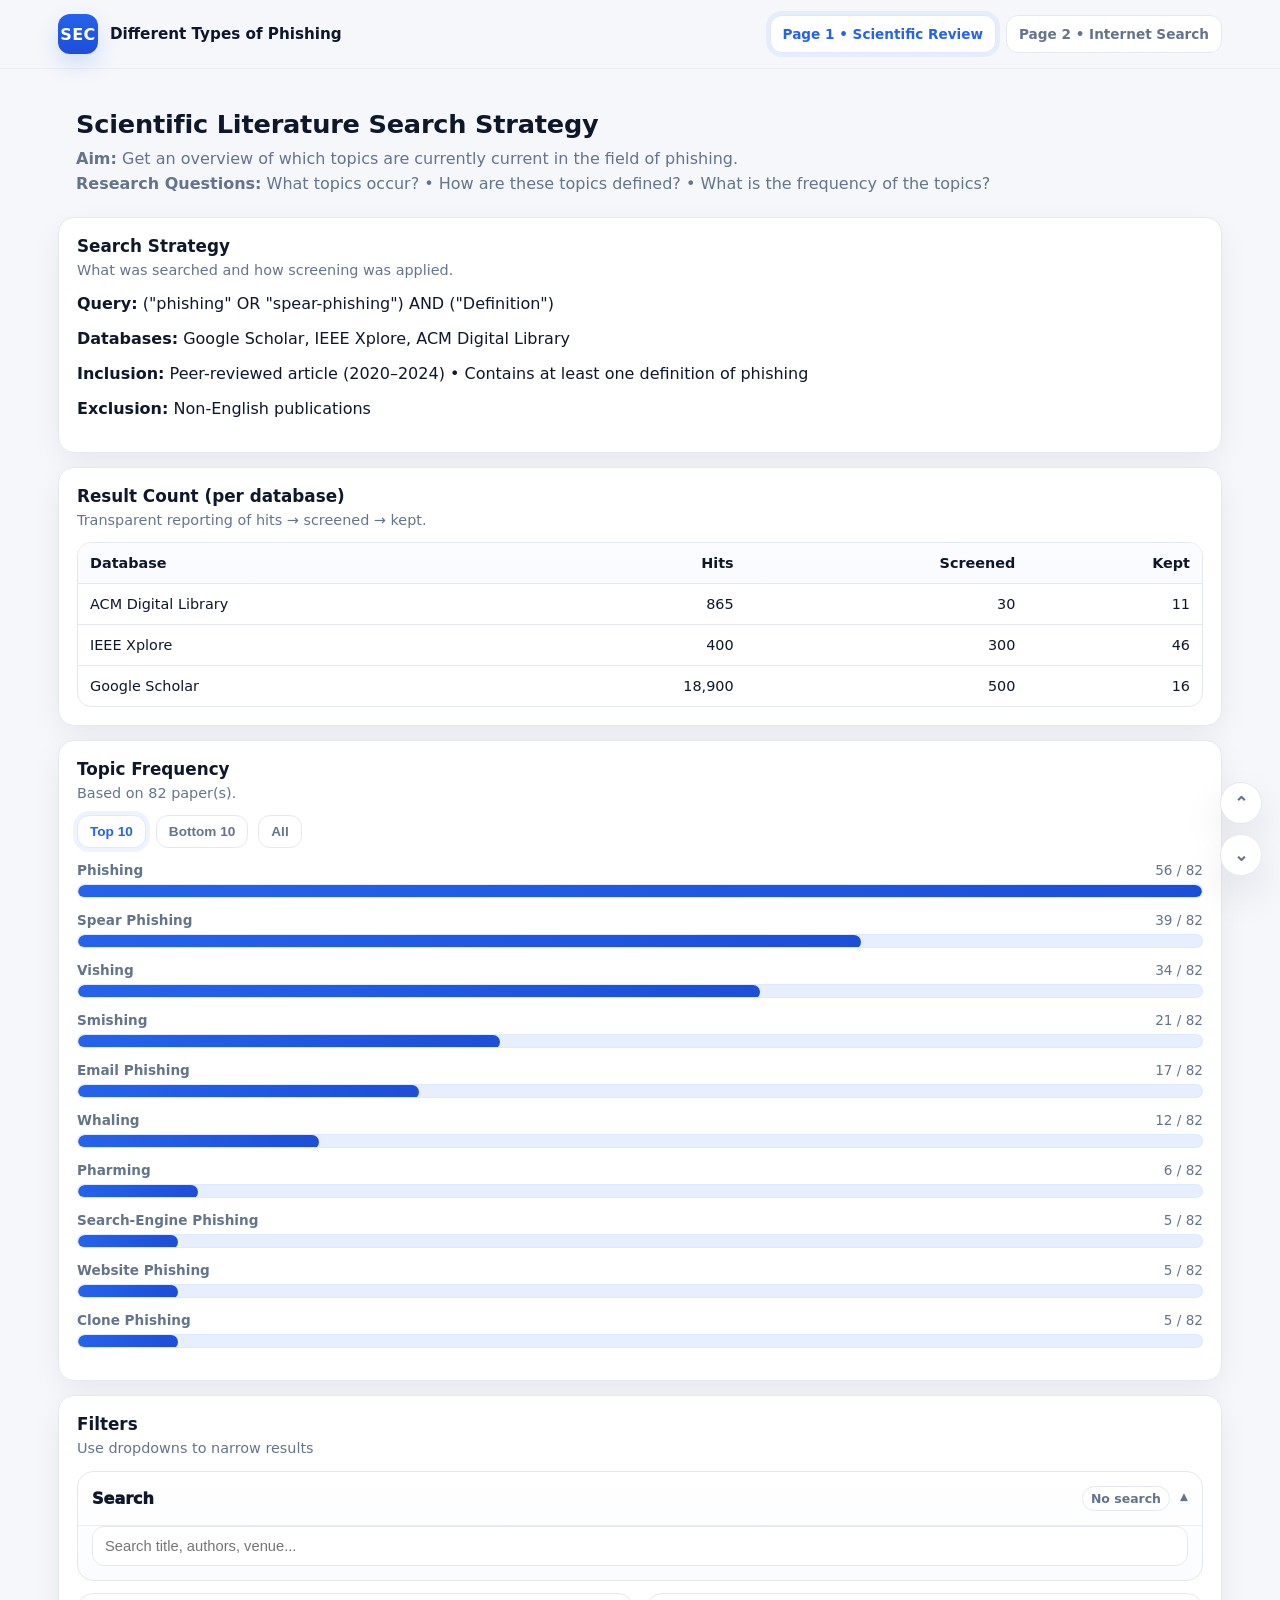
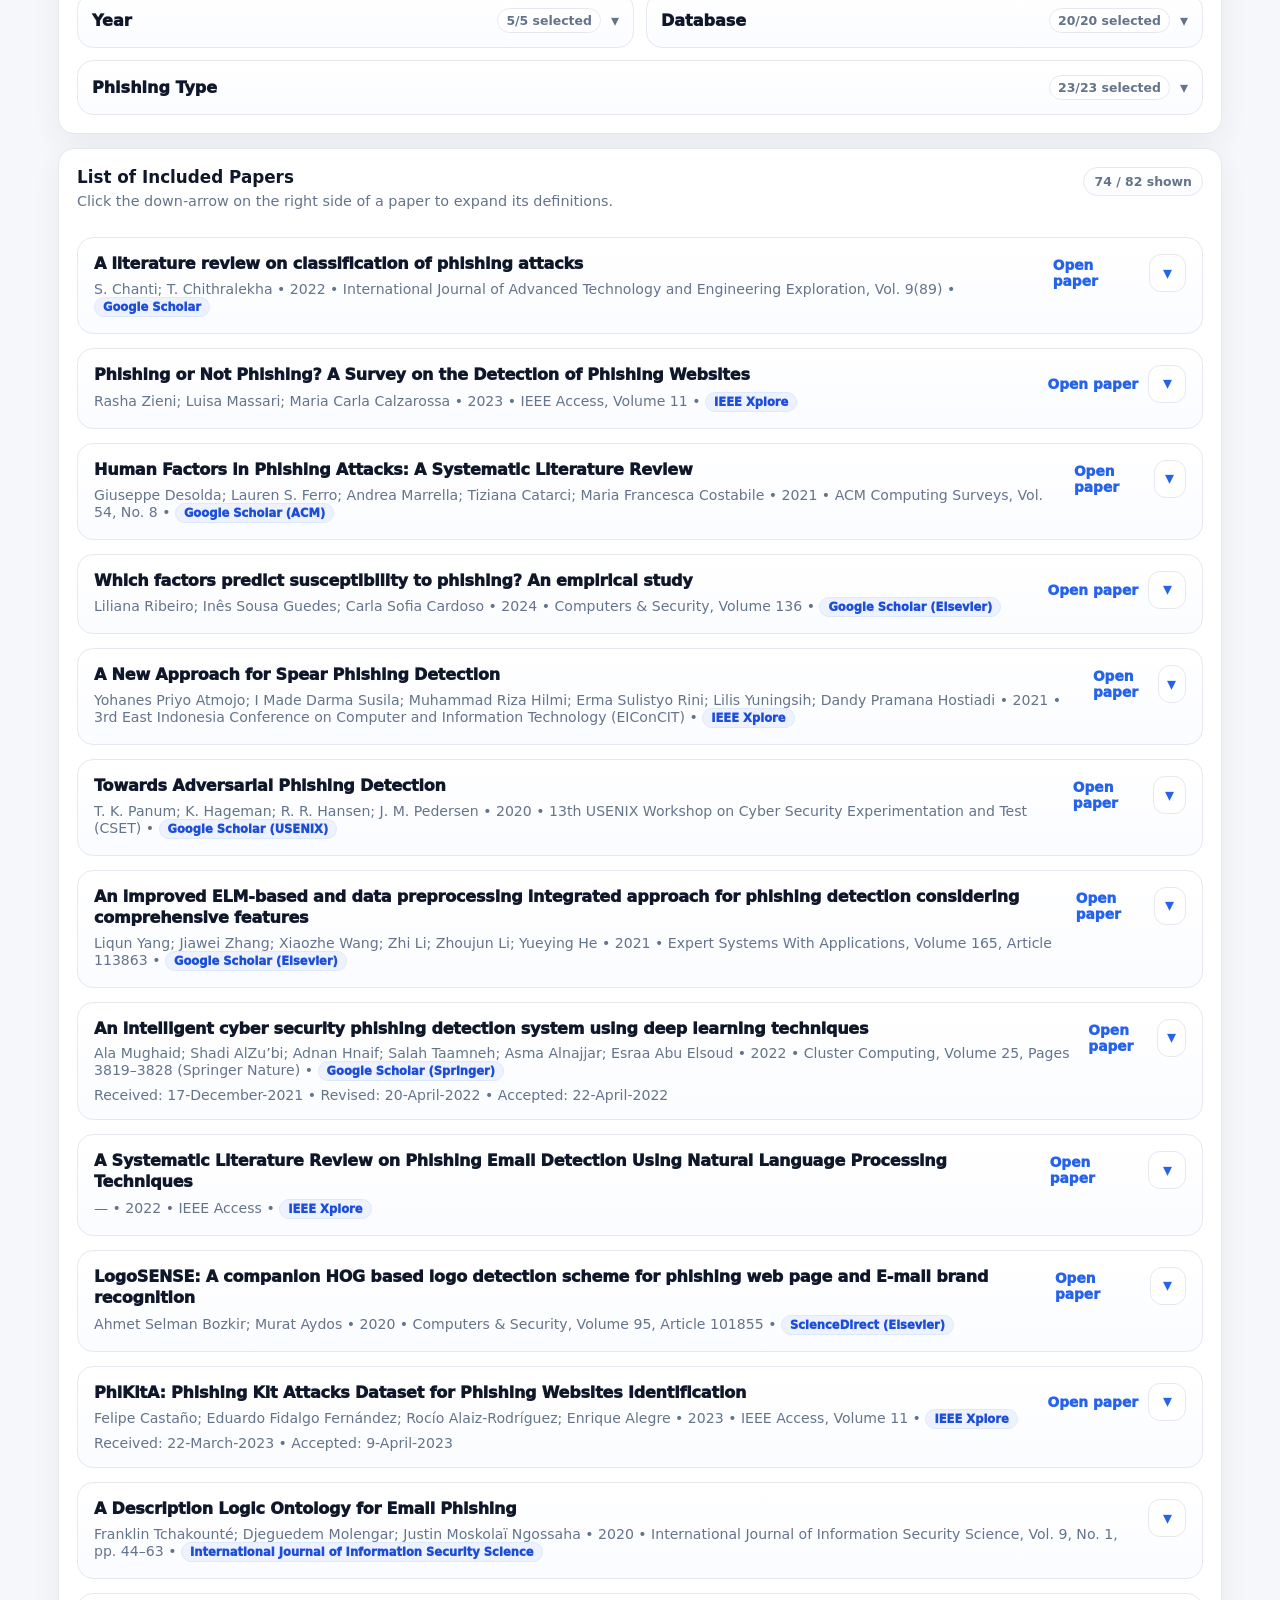
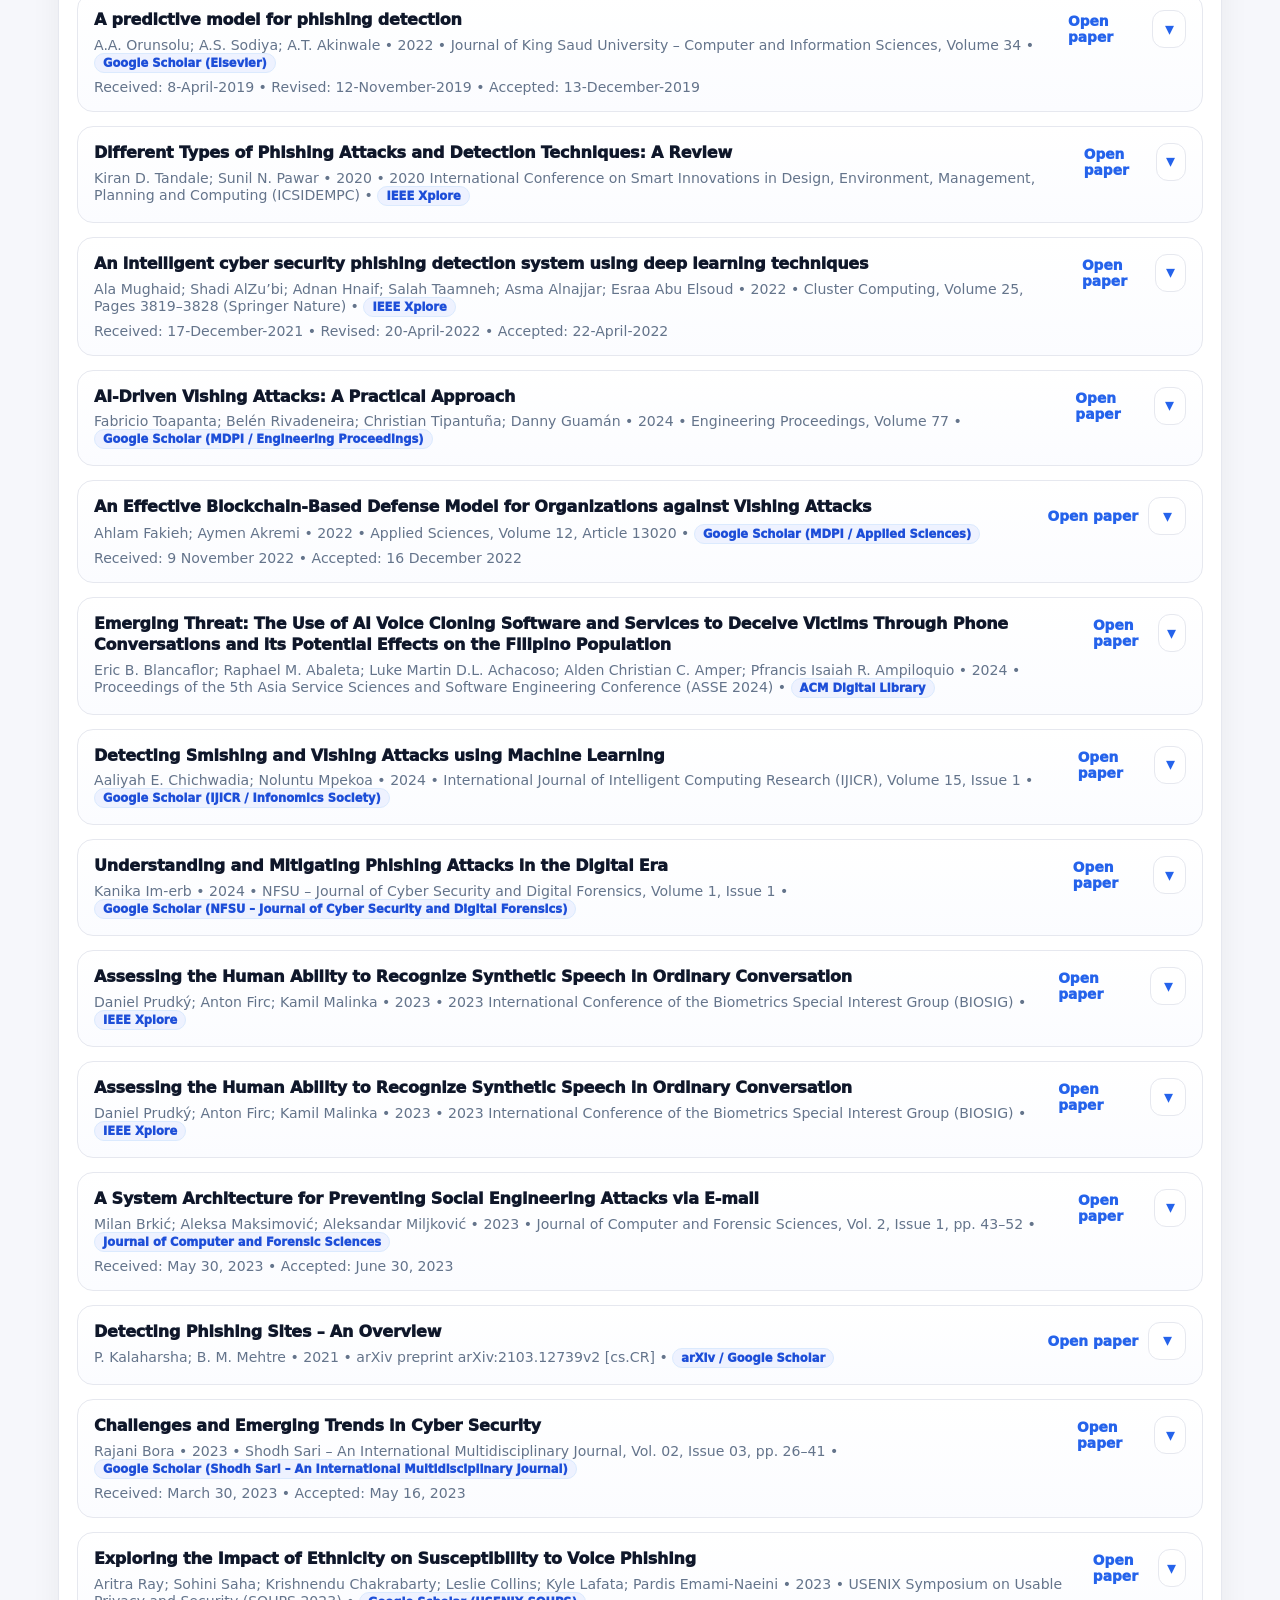
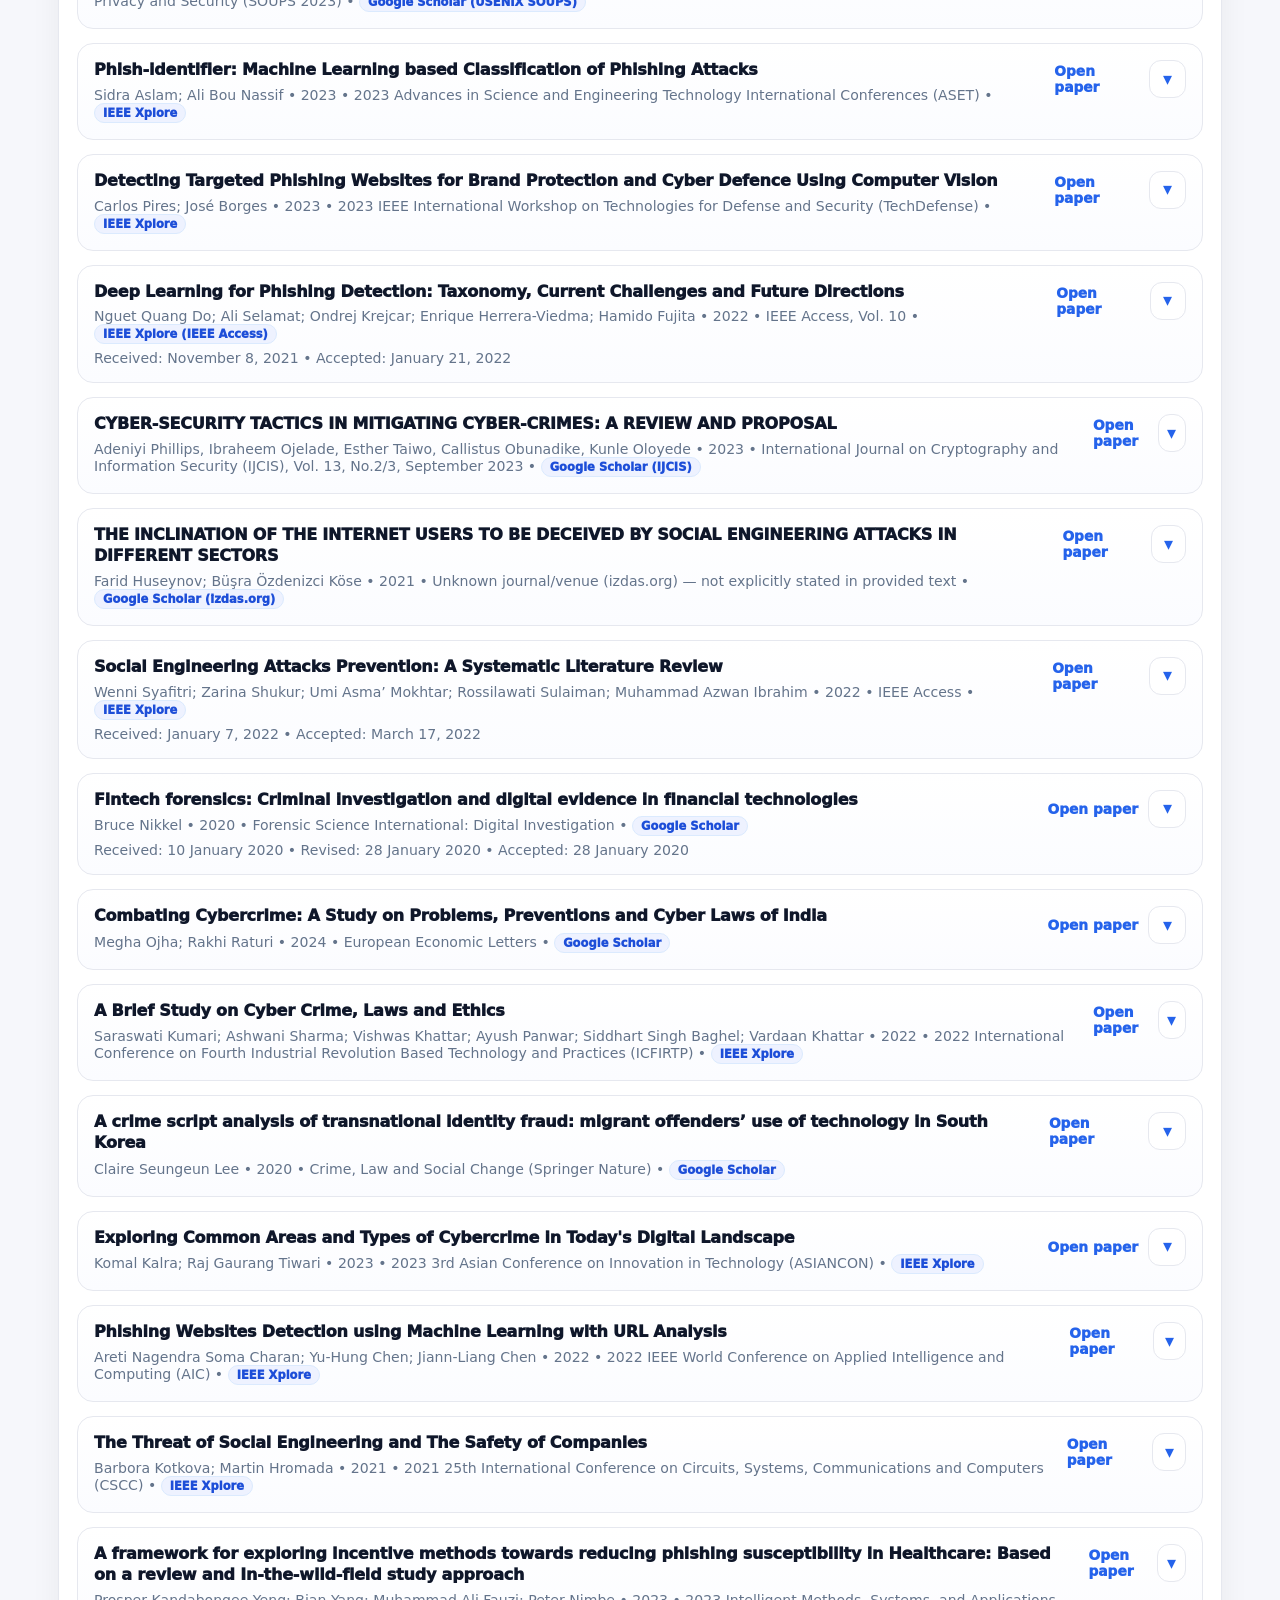
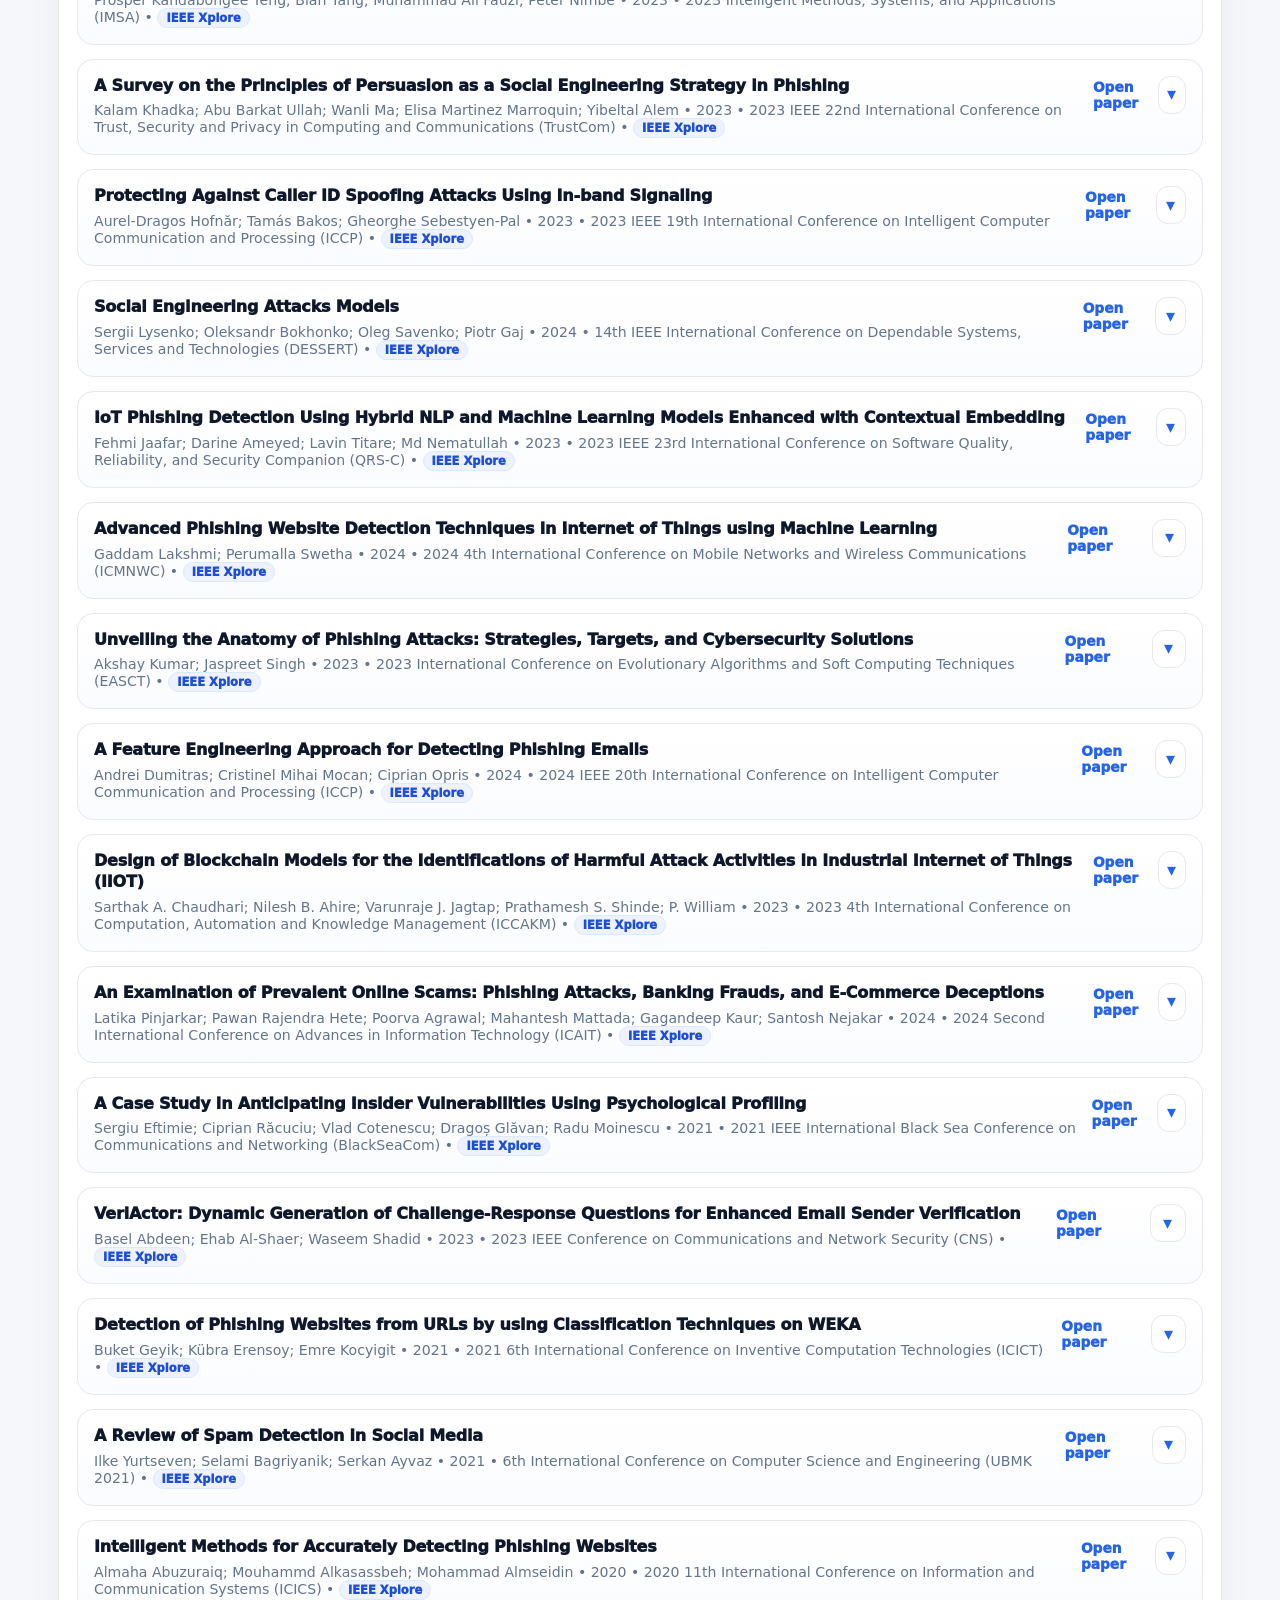
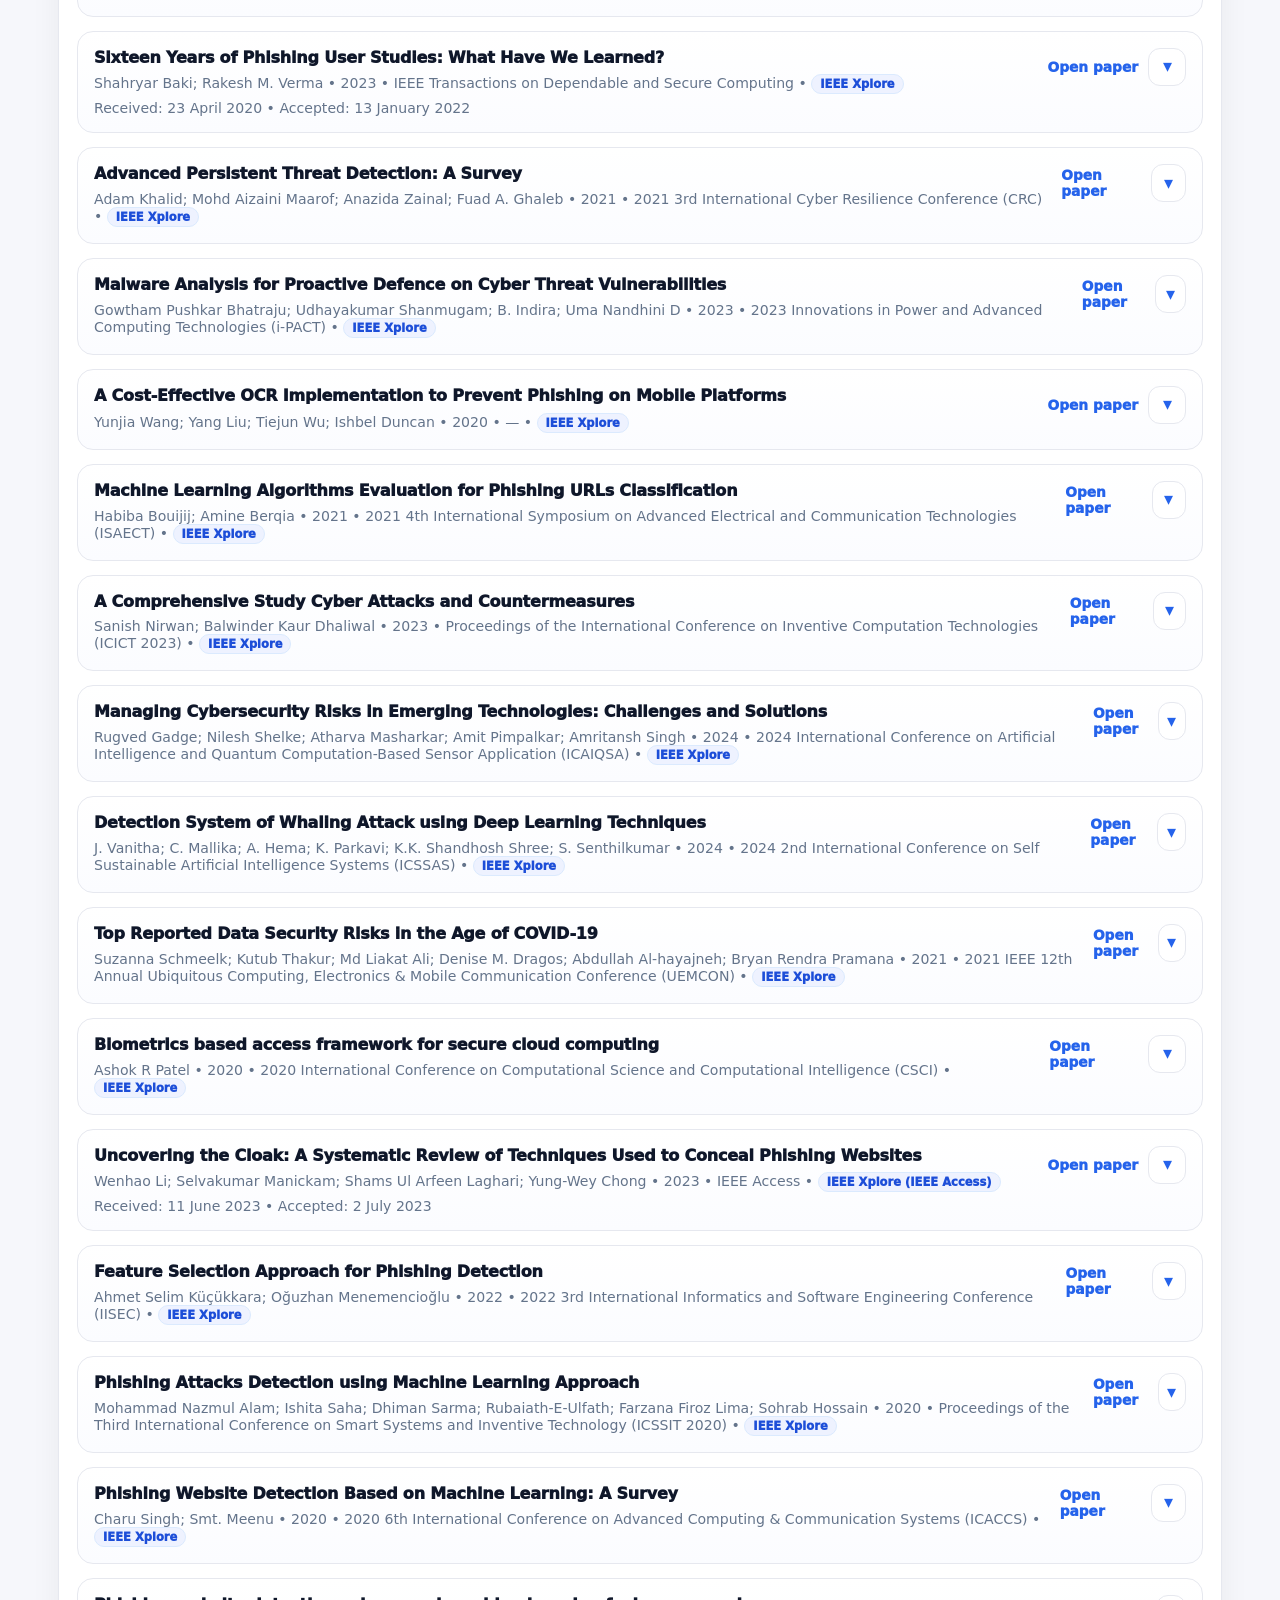
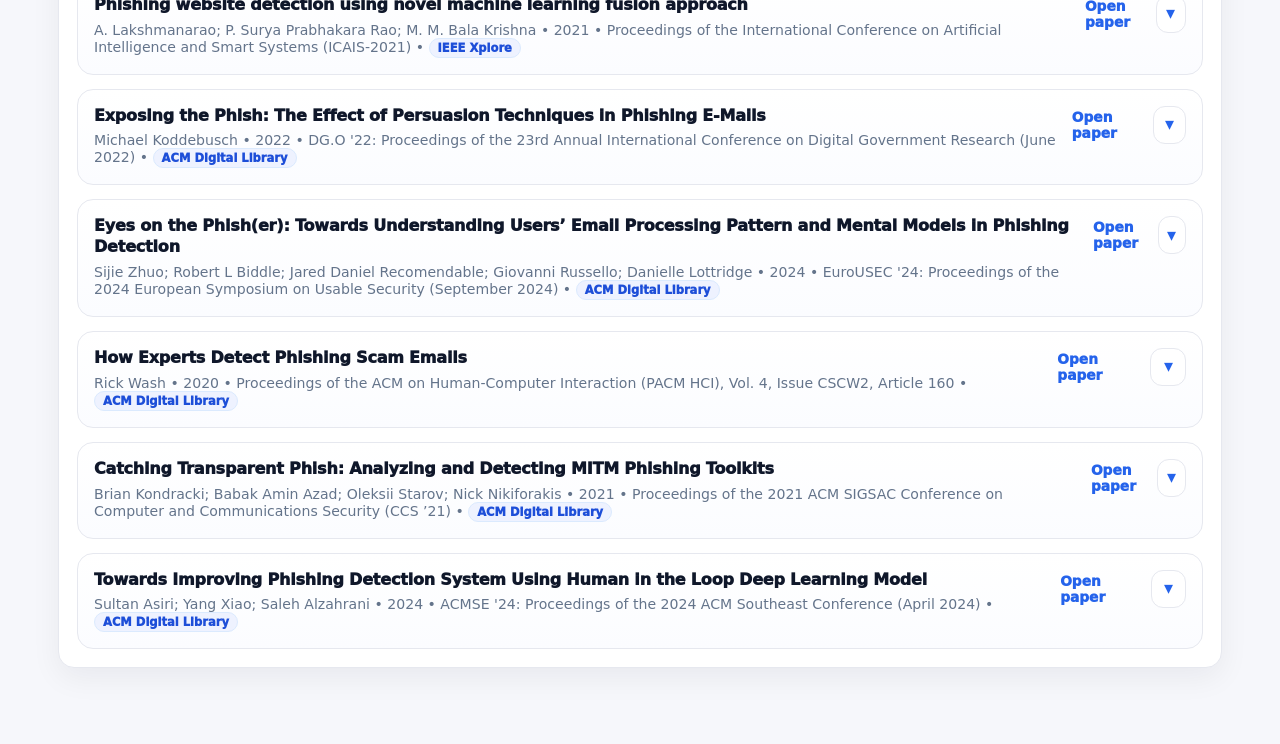
<file: index.html>
<!DOCTYPE html>
<html lang="en">
<head>
  <meta charset="UTF-8" />
  <title>Different Types of Phishing – Scientific Literature Review</title>
  <meta name="viewport" content="width=device-width, initial-scale=1.0" />
  <link rel="stylesheet" href="styles.css" />
</head>

<body>
  <header class="topbar">
    <div class="topbar-inner">
      <div class="brand">
        <div class="brand-badge">SEC</div>
        <div class="brand-text">
          <div class="brand-title">Different Types of Phishing</div>
         
        </div>
      </div>

      <!-- ✅ Separate navigation (NO tabs) -->
      <nav class="tabs" role="navigation" aria-label="Pages">
        <a class="tab active" href="review.html" aria-current="page">Page 1 • Scientific Review</a>
        <a class="tab" href="internet.html">Page 2 • Internet Search</a>
      </nav>
    </div>
  </header>

  <main class="container">
    <section class="hero">
      <h1>Scientific Literature Search Strategy</h1>
      <p class="subtitle" id="taskSummary"></p>
    </section>

    <!-- LITERATURE ONLY -->
    <section class="panel">
      <div class="panel-head">
        <h2>Search Strategy</h2>
        <p class="muted">What was searched and how screening was applied.</p>
      </div>
      <div id="method"></div>
    </section>

    <section class="panel">
      <div class="panel-head">
        <h2>Result Count (per database)</h2>
        <p class="muted">Transparent reporting of hits → screened → kept.</p>
      </div>
      <div id="resultCounts"></div>
    </section>

    <section class="panel">
      <div class="panel-head">
        <h2>Topic Frequency</h2>
        <p class="muted" id="paperCount"></p>
      </div>

      <div class="freq-toolbar">
        <button class="seg active" id="freqTop10" type="button">Top 10</button>
        <button class="seg" id="freqBottom10" type="button">Bottom 10</button>
        <button class="seg" id="freqAll" type="button">All</button>
      </div>

      <div id="frequency"></div>
    </section>

    <!-- FILTERS -->
    <section class="panel">
      <div class="panel-head">
        <h2>Filters</h2>
        <p class="muted">Use dropdowns to narrow results</p>
      </div>

      <div class="filter-shell">
        <details class="filter-drop" open>
          <summary>
            <span>Search</span>
            <span class="summary-right">
              <span class="summary-meta" id="searchMeta">—</span>
              <span class="chev">▾</span>
            </span>
          </summary>
          <div class="drop-body">
            <input id="searchInput" class="input" type="search" placeholder="Search title, authors, venue..." />
          </div>
        </details>

        <div class="drop-grid">
          <details class="filter-drop">
            <summary>
              <span>Year</span>
              <span class="summary-right">
                <span class="summary-meta" id="yearMeta">—</span>
                <span class="chev">▾</span>
              </span>
            </summary>
            <div class="drop-body">
              <div id="yearFilters" class="chip-row"></div>
            </div>
          </details>

          <details class="filter-drop">
            <summary>
              <span>Database</span>
              <span class="summary-right">
                <span class="summary-meta" id="dbMeta">—</span>
                <span class="chev">▾</span>
              </span>
            </summary>
            <div class="drop-body">
              <div id="dbFilters" class="chip-row"></div>
            </div>
          </details>
        </div>

        <details class="filter-drop">
          <summary>
            <span>Phishing Type</span>
            <span class="summary-right">
              <span class="summary-meta" id="topicMeta">—</span>
              <span class="chev">▾</span>
            </span>
          </summary>

          <div class="drop-body">
            <div class="drop-actions">
              <button id="selectTop10" class="btn" type="button">Select Top 10</button>
              <button id="selectBottom10" class="btn btn-ghost" type="button">Select Bottom 10</button>
              <button id="selectAllTopics" class="btn btn-ghost" type="button">Select All</button>
              <button id="clearTopics" class="btn btn-ghost" type="button">Clear</button>
            </div>
            <div id="filters" class="chip-row"></div>
          </div>
        </details>
      </div>
    </section>

    <section class="panel">
      <div class="panel-head split">
        <div>
          <h2>List of Included Papers</h2>
          <p class="muted">Click the down-arrow on the right side of a paper to expand its definitions.</p>
        </div>
        <div class="panel-tools">
          <span class="stat-pill" id="shownCount">0 shown</span>
        </div>
      </div>
      <div id="papers"></div>
    </section>
  </main>

  <!-- ✅ SAME page arrows as internet page -->
  <div class="pageNav" aria-hidden="false">
    <button id="scrollUpBtn" class="pageNav__btn" title="Scroll to top" aria-label="Scroll to top">⌃</button>
    <button id="scrollDownBtn" class="pageNav__btn" title="Scroll to bottom" aria-label="Scroll to bottom">⌄</button>
  </div>

  <!-- ✅ Literature scripts ONLY -->
  <script src="data.js"></script>
  <script src="app.js"></script>
</body>
</html>
</file>
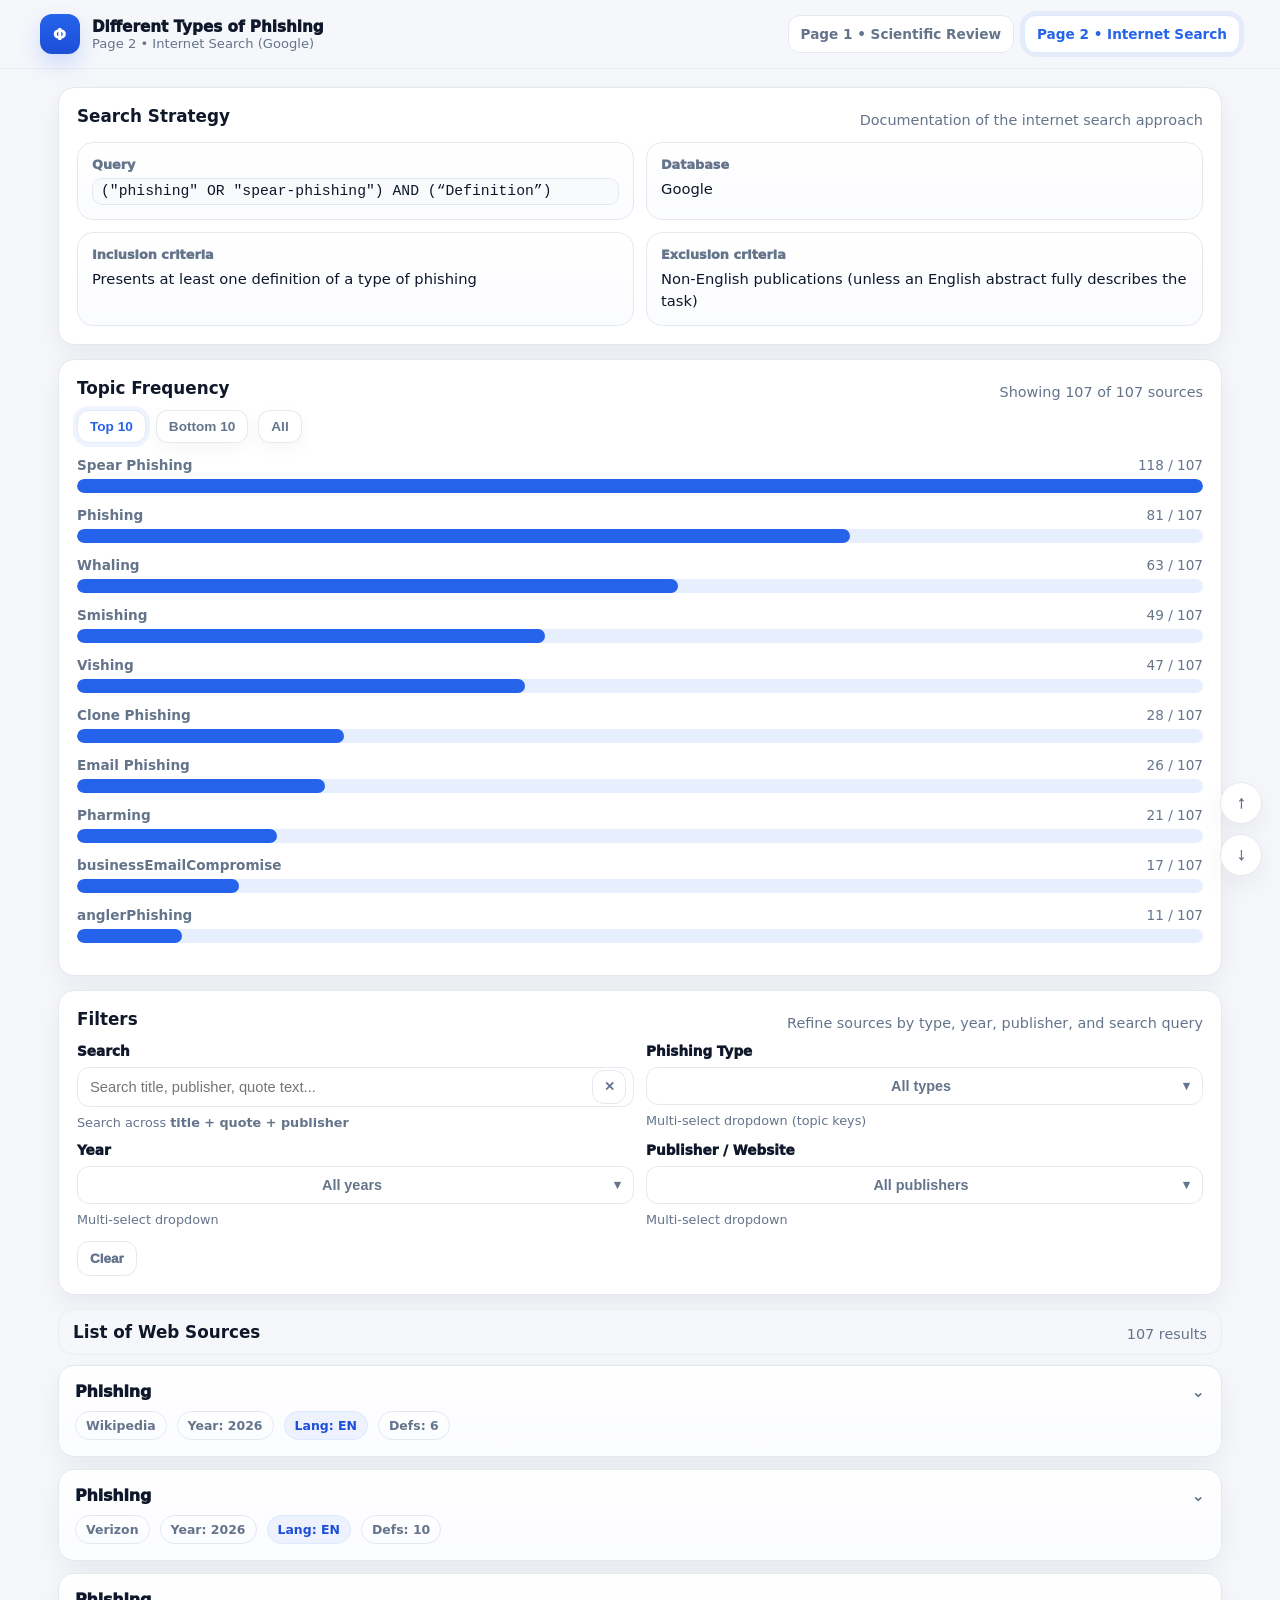
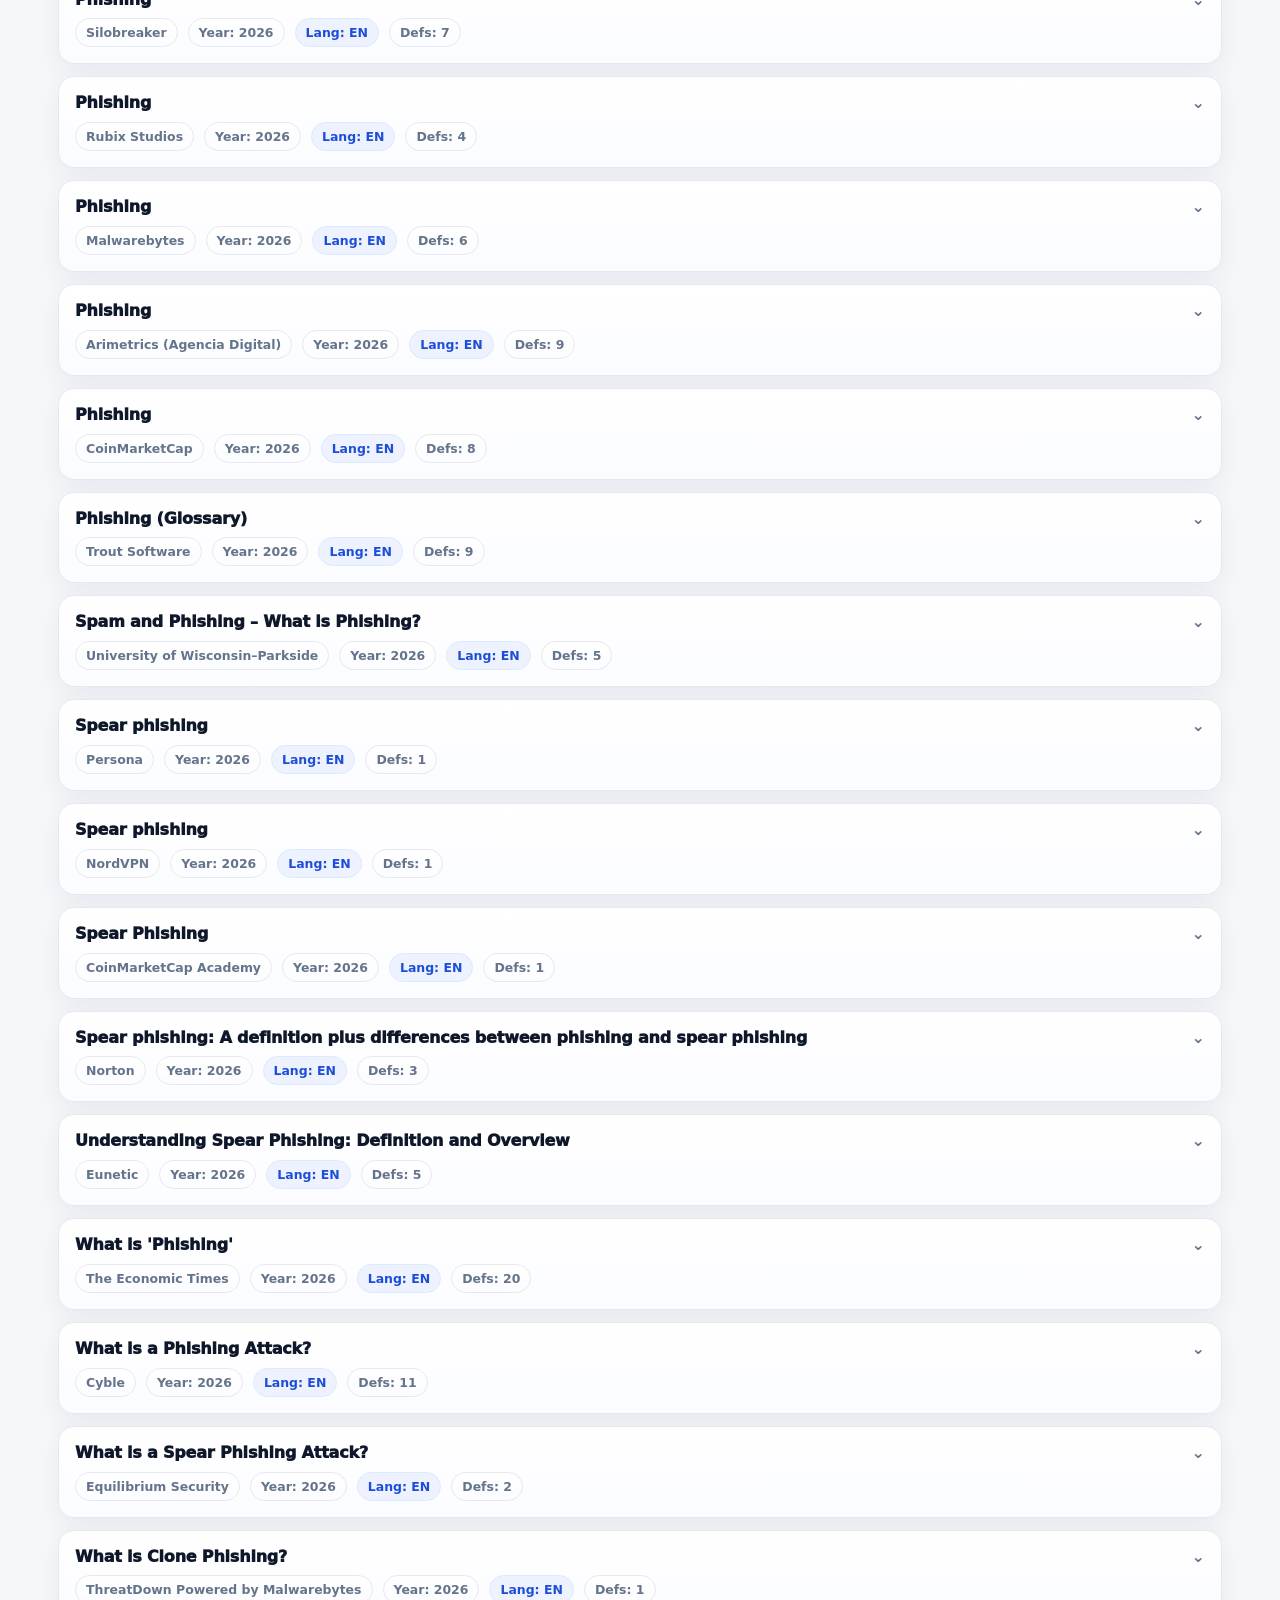
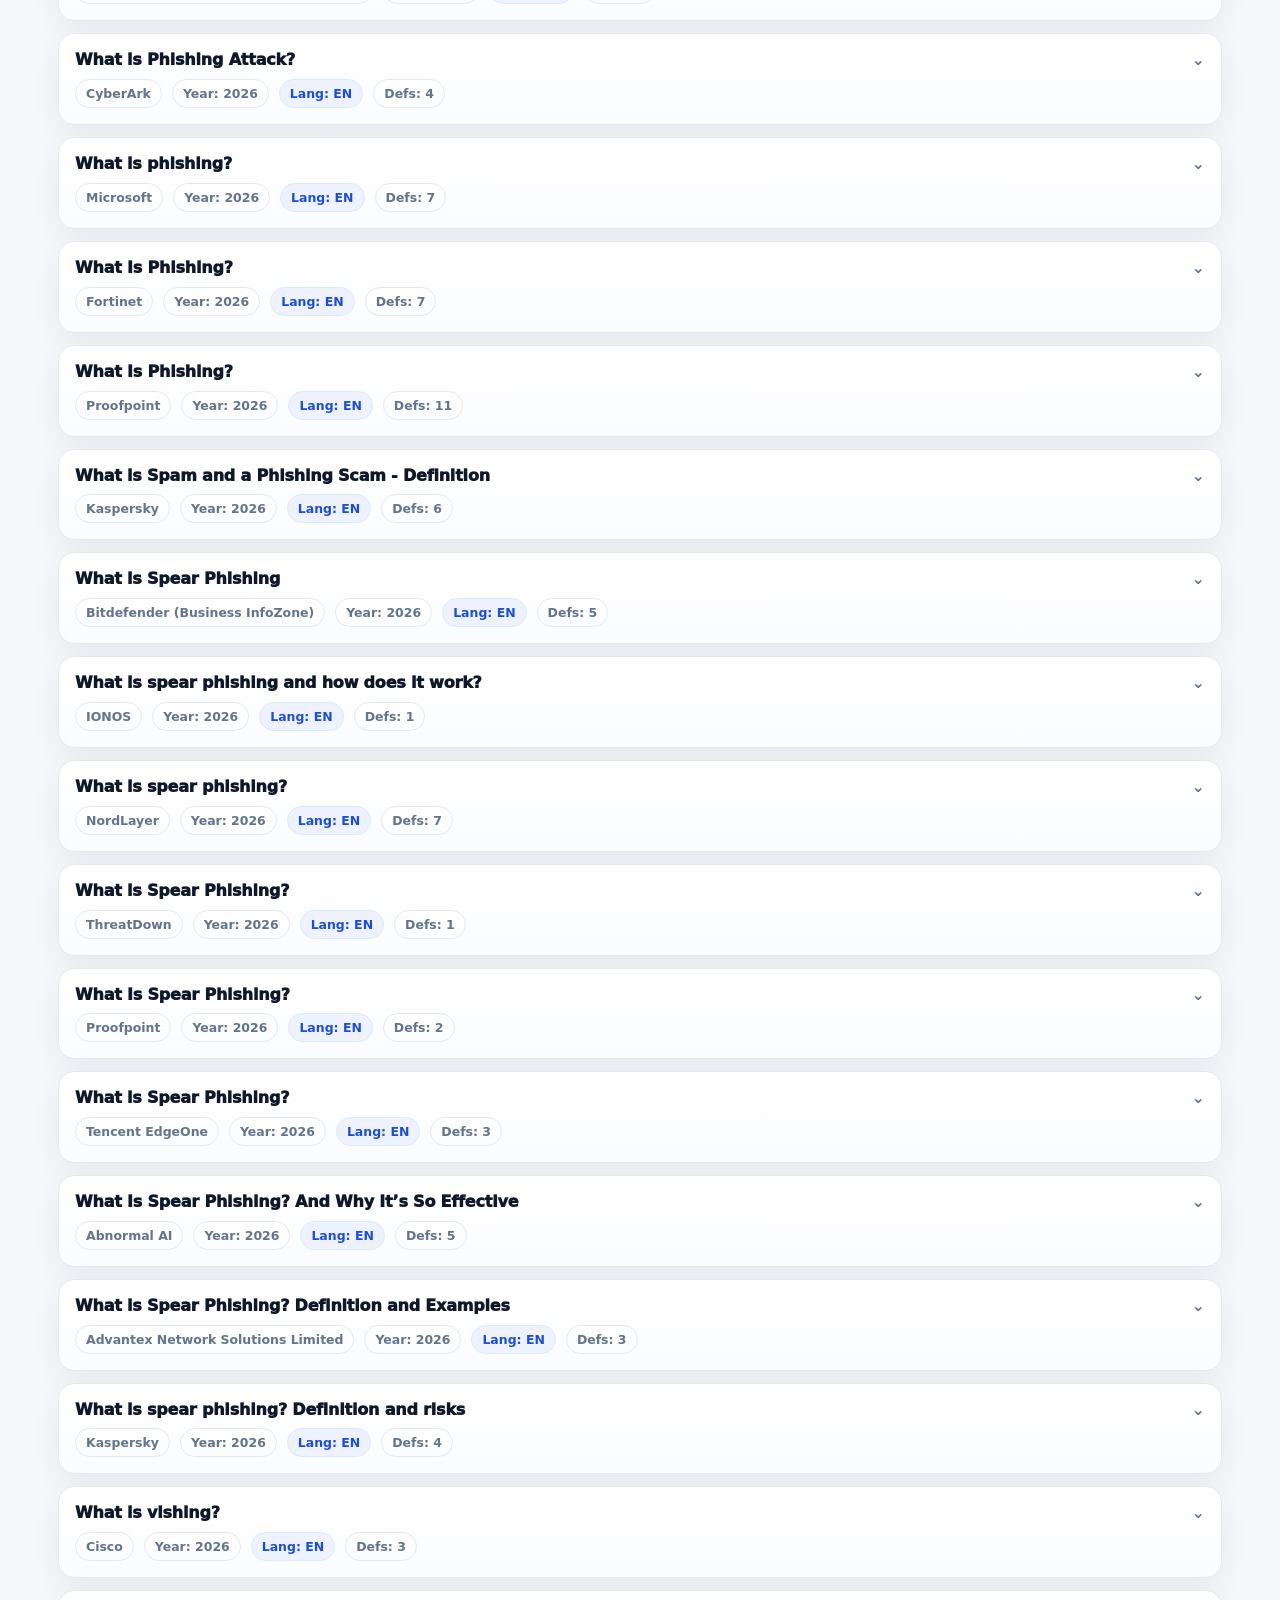
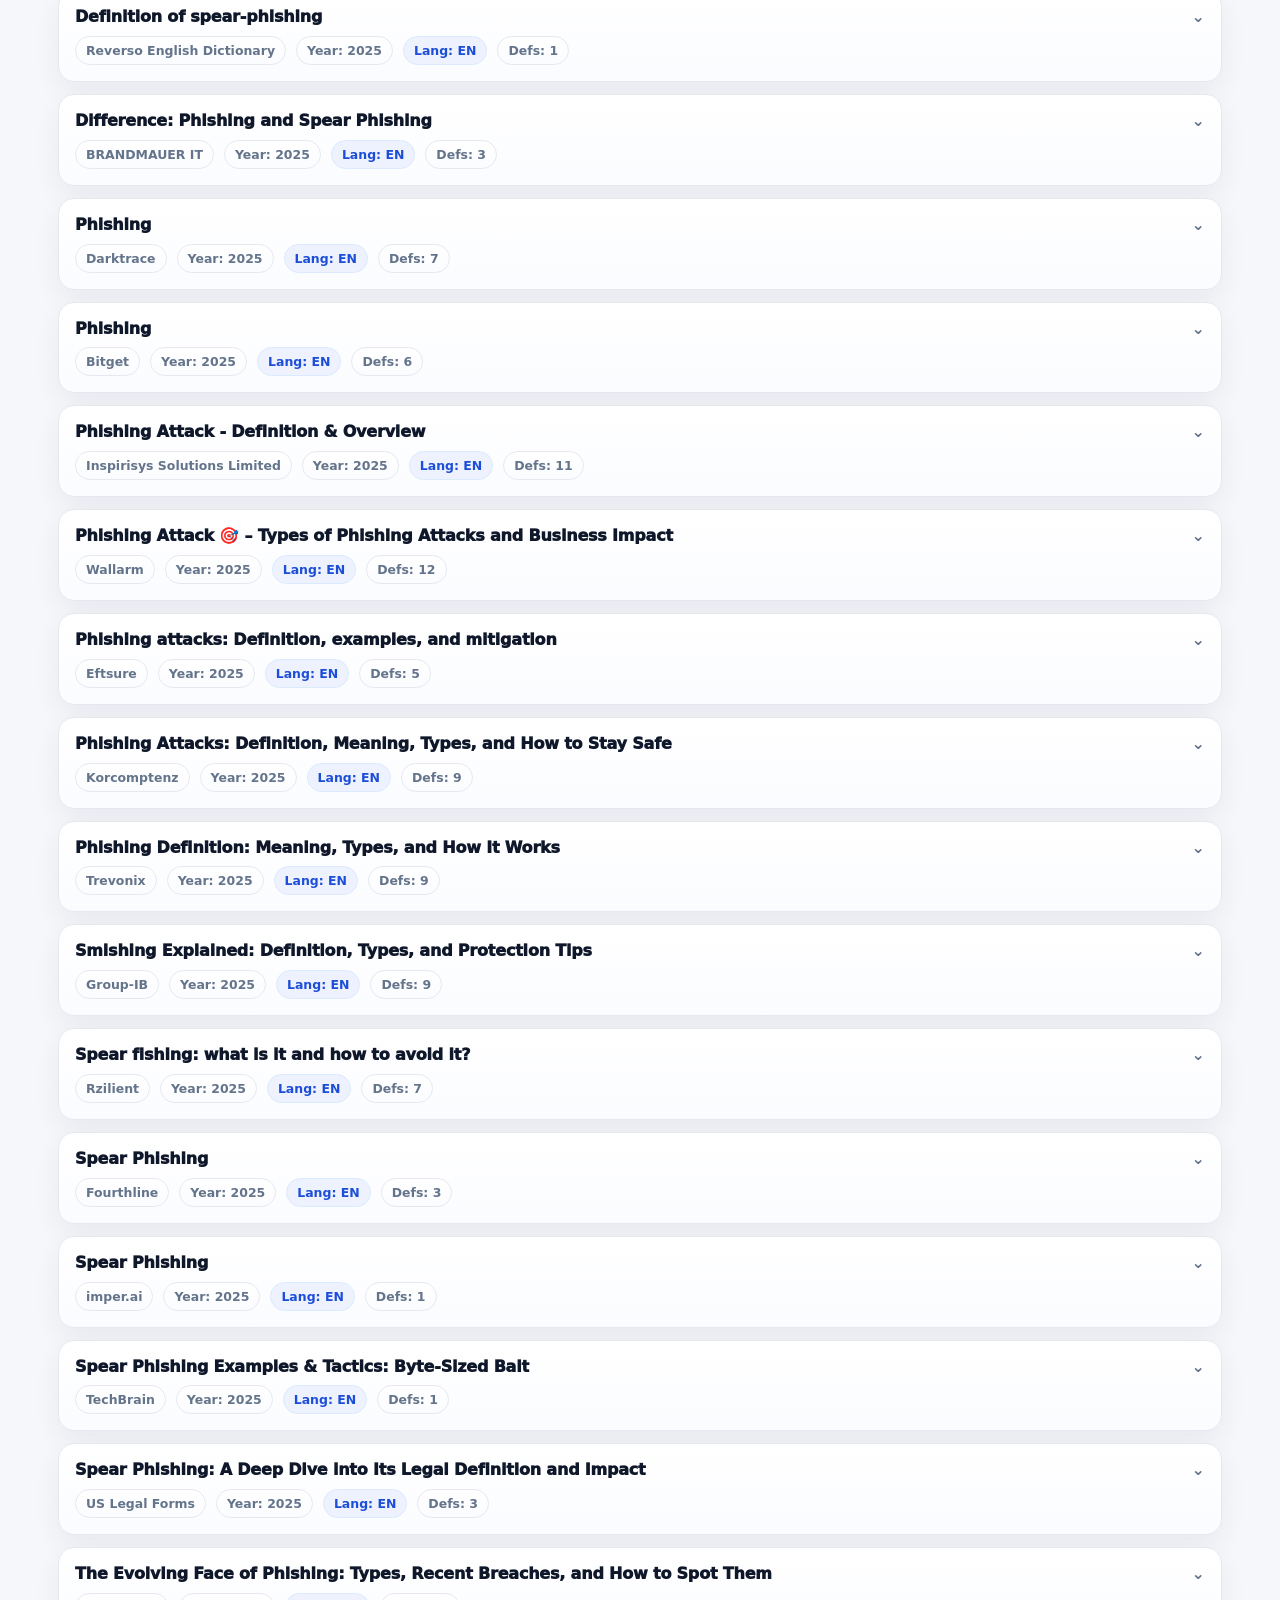
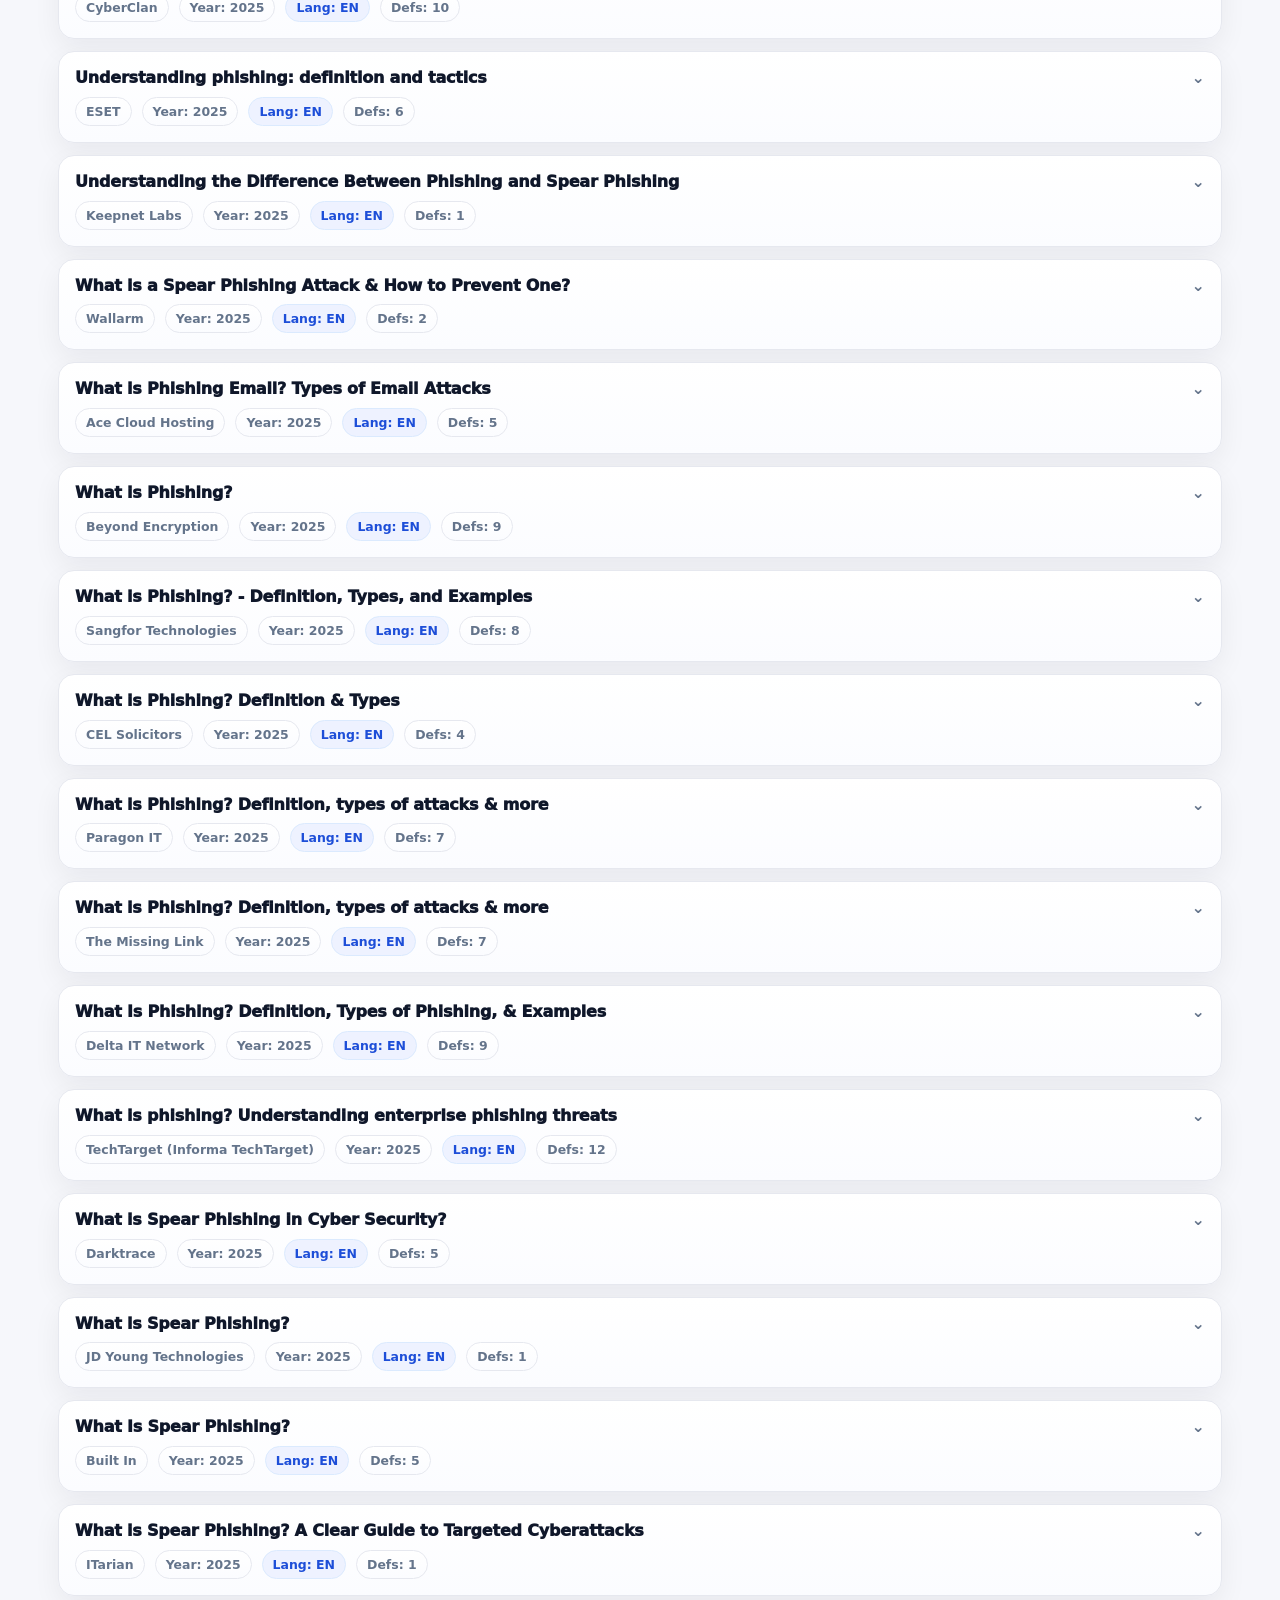
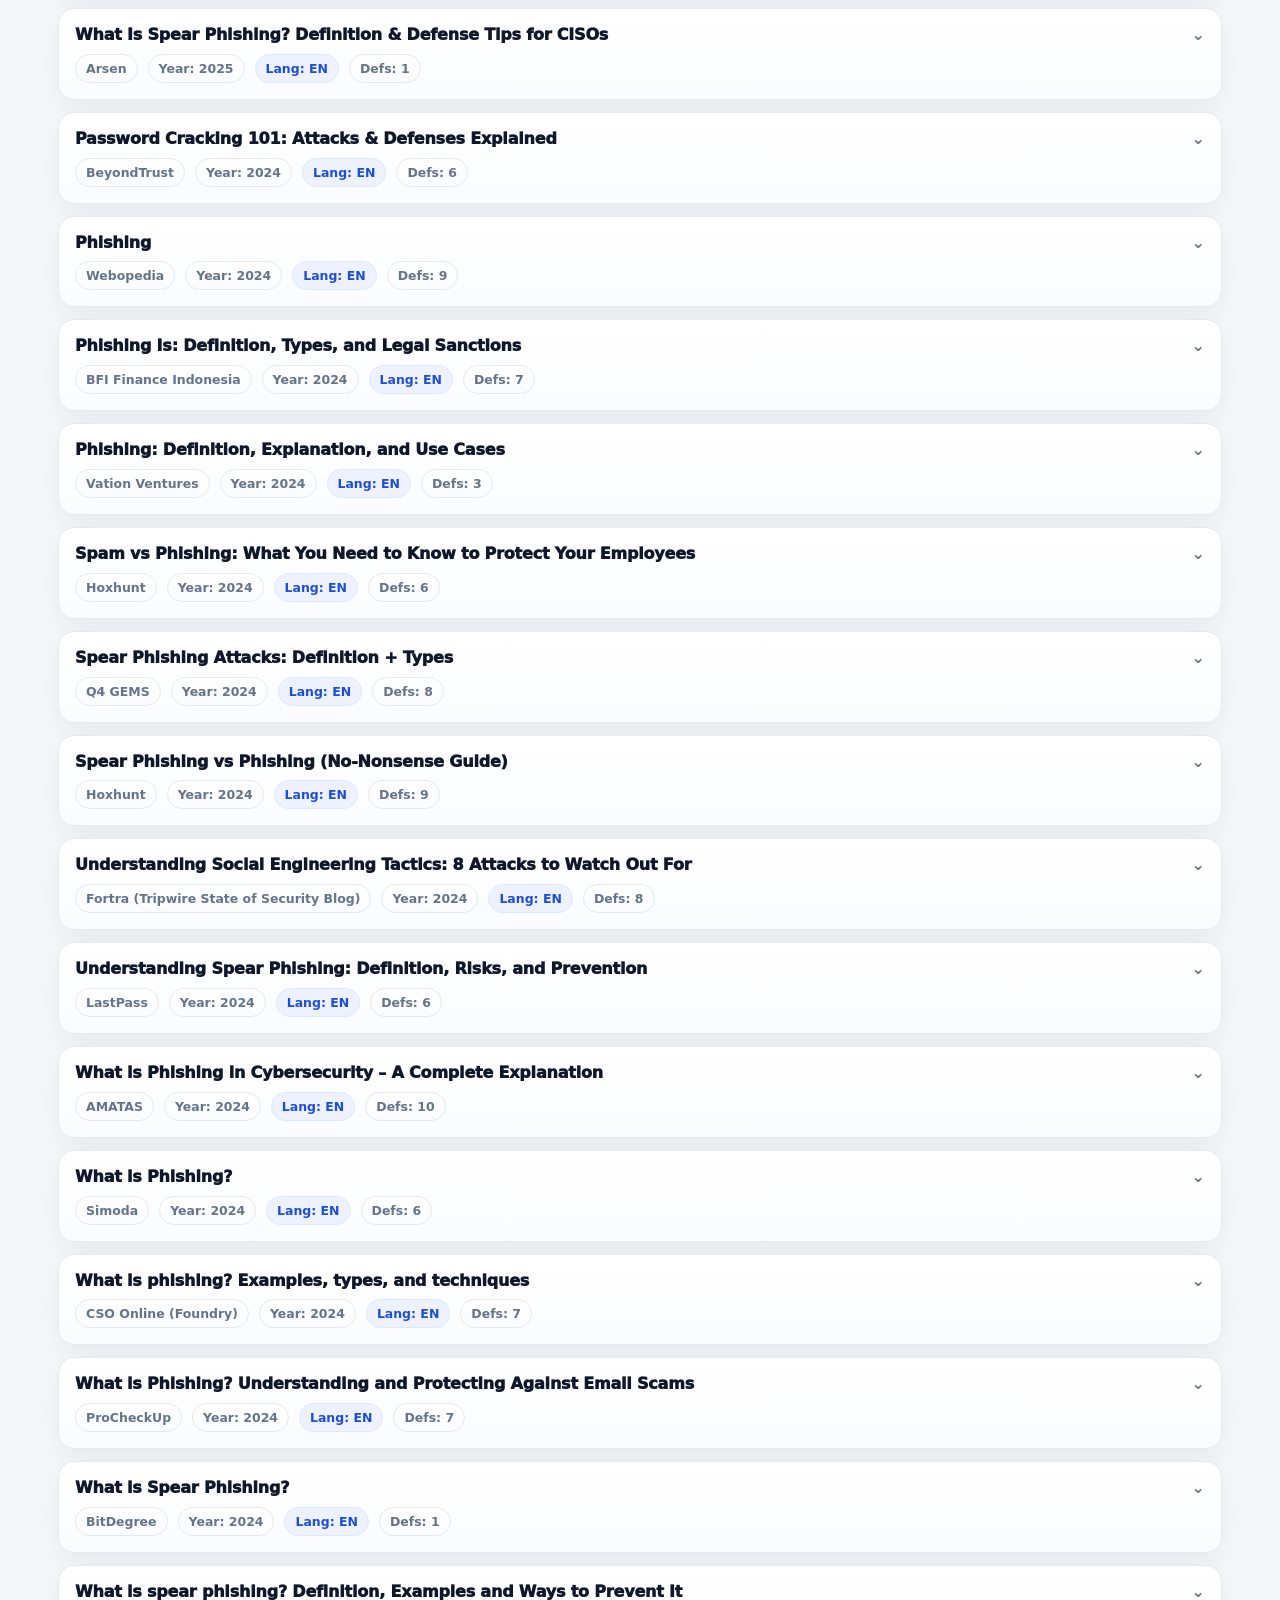
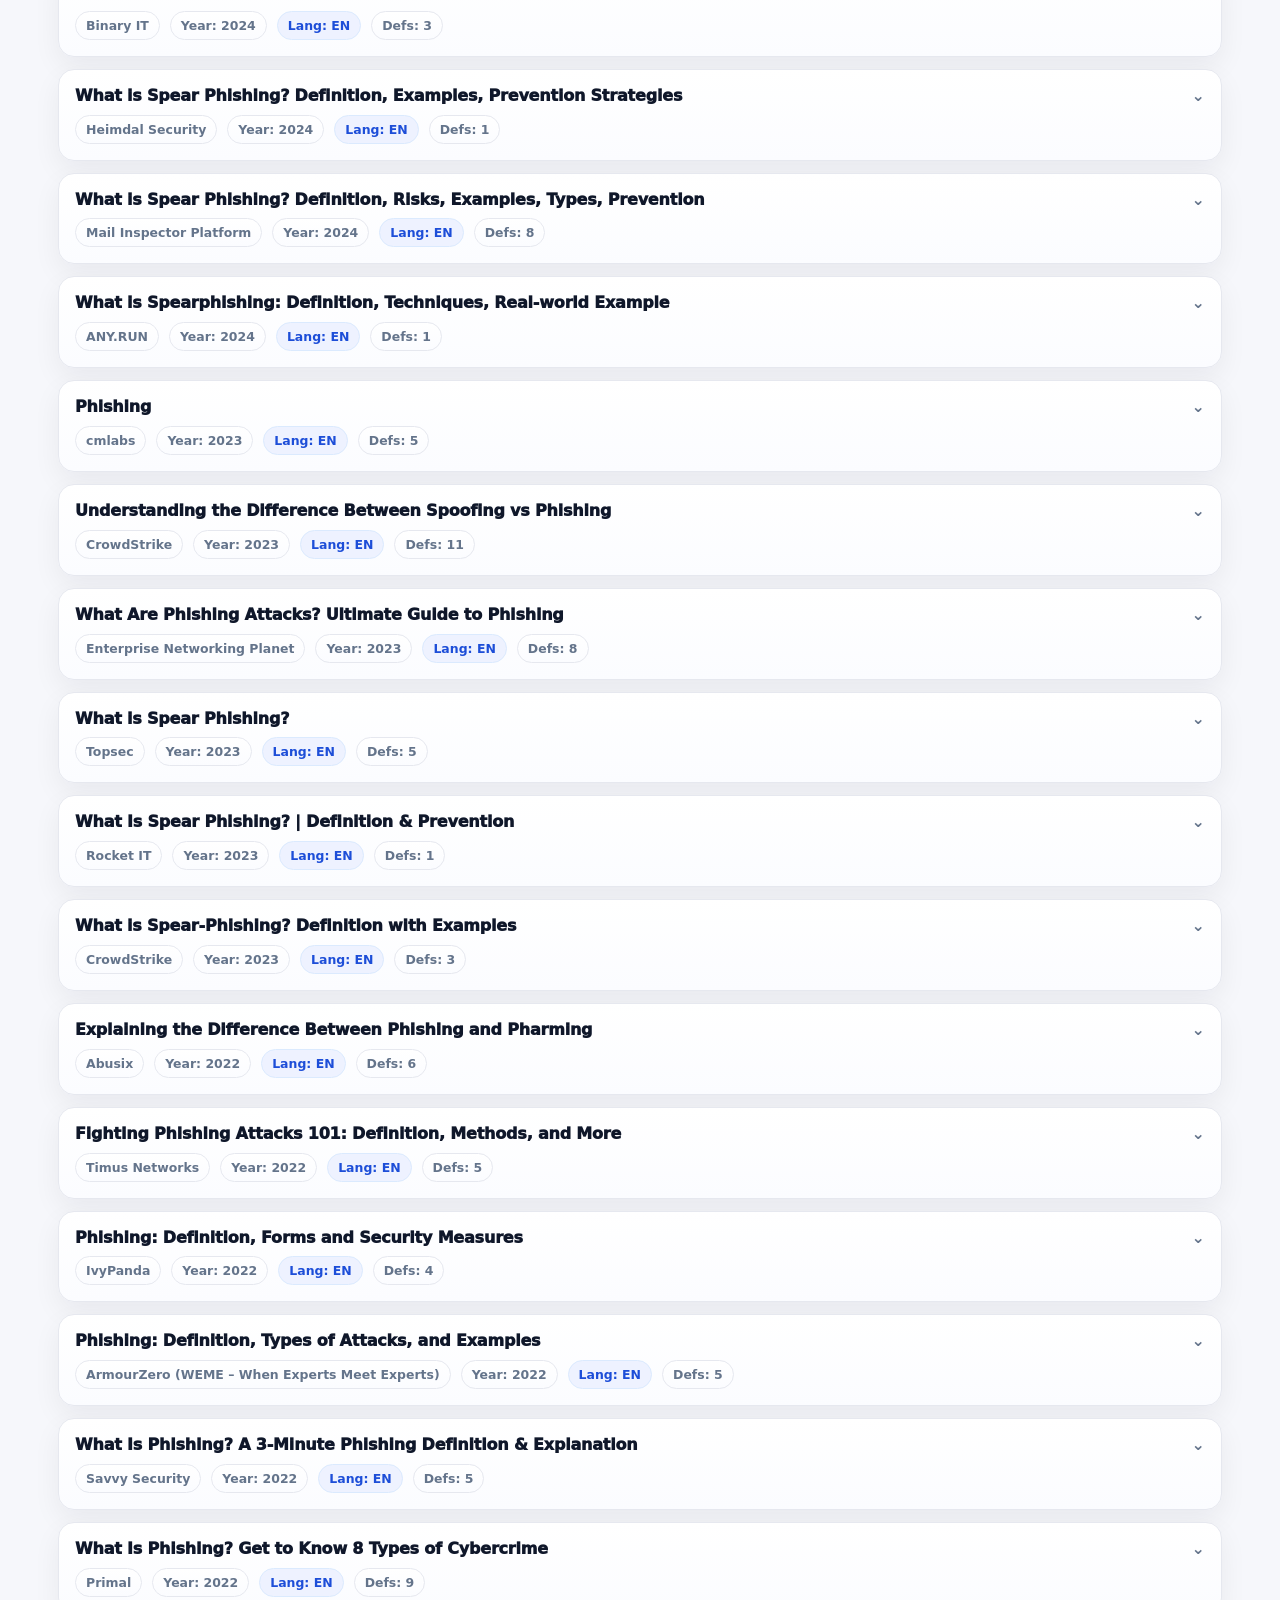
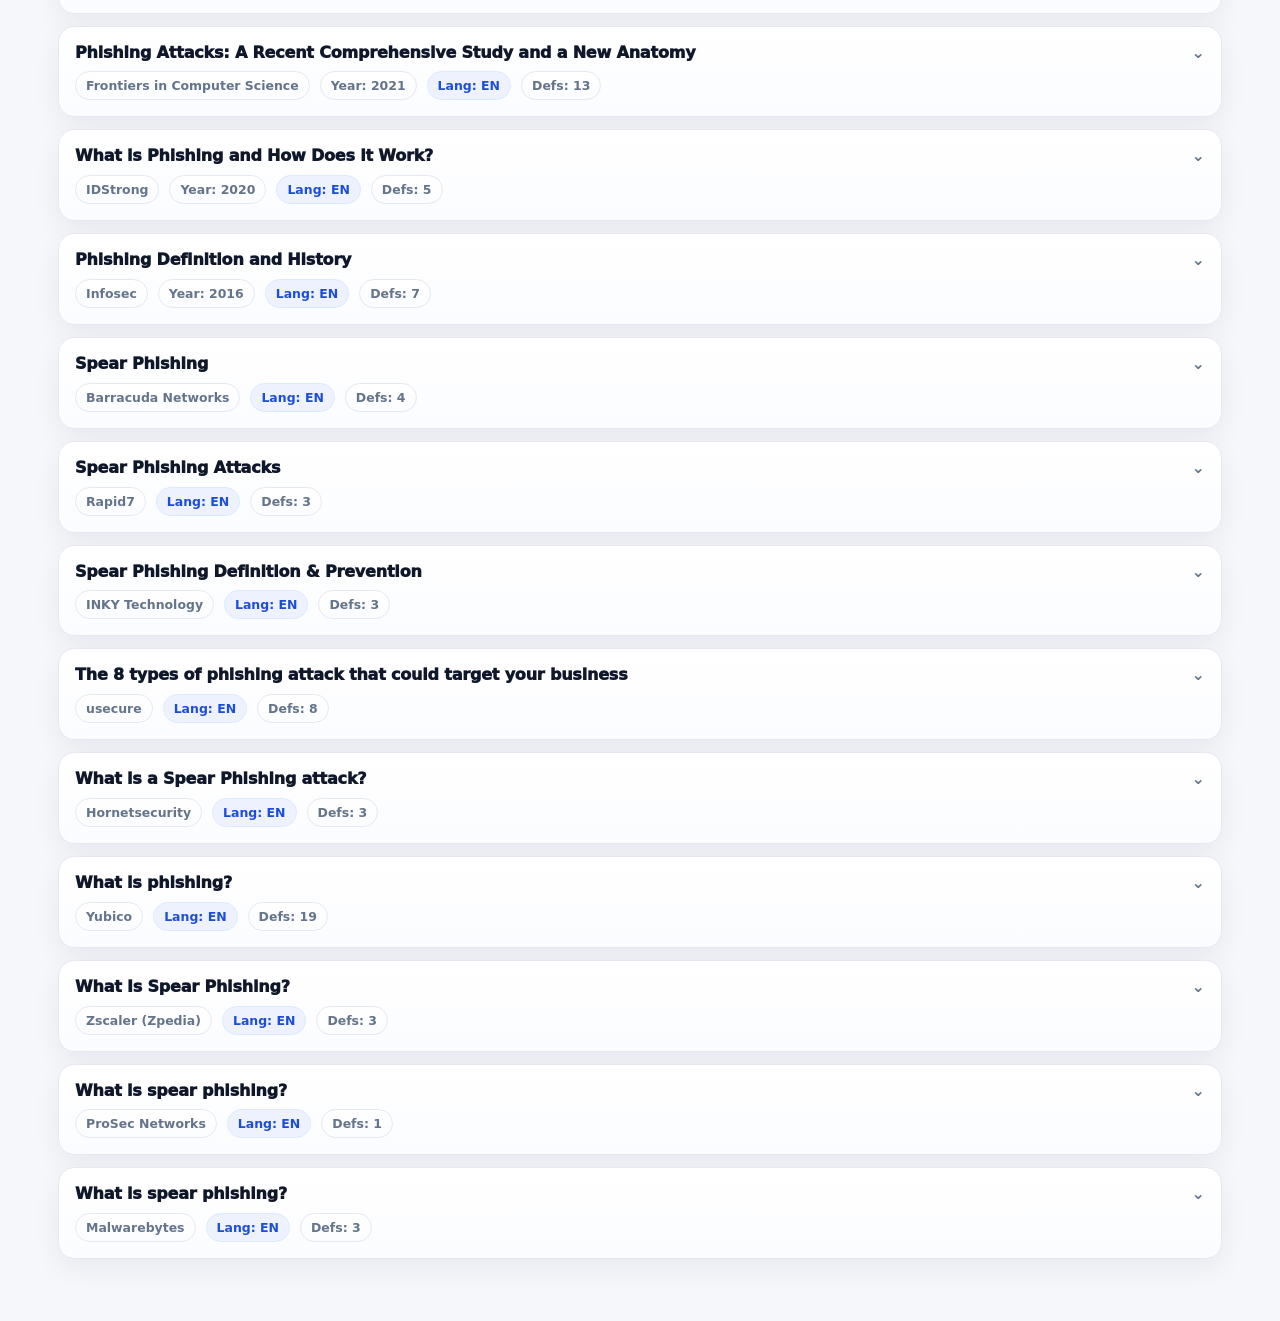
<file: internet.html>
<!doctype html>
<html lang="en">
<head>
  <meta charset="utf-8" />
  <meta name="viewport" content="width=device-width,initial-scale=1" />
  <title>Internet Search Strategy • Different Types of Phishing</title>
  <link rel="stylesheet" href="internet.css" />
</head>

<body>

  <!-- ✅ Page navigation arrows (inside body) -->
  <div class="pageNav" aria-hidden="false">
    <button id="scrollUpBtn" class="pageNav__btn" title="Scroll to top" aria-label="Scroll to top">↑</button>
    <button id="scrollDownBtn" class="pageNav__btn" title="Scroll to bottom" aria-label="Scroll to bottom">↓</button>
  </div>

  <header class="topbar">
    <div class="container topbar__inner">
      <div class="brand">
        <div class="brand__mark" aria-hidden="true">Φ</div>
        <div class="brand__text">
          <div class="brand__title">Different Types of Phishing</div>
          <div class="brand__subtitle">Page 2 • Internet Search (Google)</div>
        </div>
      </div>

      <nav class="topnav">
        <a class="topnav__link" href="index.html">Page 1 • Scientific Review</a>
        <a class="topnav__link topnav__link--active" href="internet.html">Page 2 • Internet Search</a>
      </nav>
    </div>
  </header>

  <main class="container">

    <!-- 1) SEARCH STRATEGY (TOP) -->
    <section class="card strategy">
      <div class="card__header">
        <h2 class="card__title">Search Strategy</h2>
        <div class="card__subtitle">Documentation of the internet search approach</div>
      </div>

      <div class="strategy__grid">
        <div class="strategy__item">
          <div class="k">Query</div>
          <div class="v code">("phishing" OR "spear-phishing") AND (“Definition”)</div>
        </div>
        <div class="strategy__item">
          <div class="k">Database</div>
          <div class="v">Google</div>
        </div>
        <div class="strategy__item">
          <div class="k">Inclusion criteria</div>
          <div class="v">Presents at least one definition of a type of phishing</div>
        </div>
        <div class="strategy__item">
          <div class="k">Exclusion criteria</div>
          <div class="v">Non-English publications (unless an English abstract fully describes the task)</div>
        </div>
      </div>
    </section>

    <!-- 2) TOPIC FREQUENCY (SAME STYLE AS RESEARCH PAGE) -->
    <section class="card summary">
      <div class="card__header">
        <h2 class="card__title">Topic Frequency</h2>
        <div class="card__subtitle" id="showingLine">Showing 0 of 0 sources</div>
      </div>

      <div class="freq-toolbar">
        <button class="seg active" id="freqTop10" type="button">Top 10</button>
        <button class="seg" id="freqBottom10" type="button">Bottom 10</button>
        <button class="seg" id="freqAll" type="button">All</button>
      </div>

      <div id="frequency"></div>
    </section>

    <!-- 3) FILTERS -->
    <section class="card filters">
      <div class="card__header">
        <h2 class="card__title">Filters</h2>
        <div class="card__subtitle">Refine sources by type, year, publisher, and search query</div>
      </div>

      <div class="filters__grid">
        <div class="field">
          <label class="label" for="searchInput">Search</label>
          <div class="inputWrap">
            <input id="searchInput" class="input" type="text"
              placeholder="Search title, publisher, quote text..." autocomplete="off" />
            <button id="clearSearchBtn" class="iconBtn" type="button"
              title="Clear search" aria-label="Clear search">✕</button>
          </div>
          <div class="hint">Search across <b>title + quote + publisher</b></div>
        </div>

        <div class="field">
          <label class="label">Phishing Type</label>
          <div id="typeMulti" class="multiMount"></div>
          <div class="hint">Multi-select dropdown (topic keys)</div>
        </div>

        <div class="field">
          <label class="label">Year</label>
          <div id="yearMulti" class="multiMount"></div>
          <div class="hint">Multi-select dropdown</div>
        </div>

        <div class="field">
          <label class="label">Publisher / Website</label>
          <div id="publisherMulti" class="multiMount"></div>
          <div class="hint">Multi-select dropdown</div>
        </div>
      </div>

      <div class="filters__actions">
        <button id="clearFiltersBtn" class="btn btn--ghost" type="button">Clear</button>
      </div>
    </section>

    <!-- RESULTS -->
    <section class="results">
      <div class="results__header">
        <h2 class="results__title" id="resultsTitle">List of Web Sources </h2>
        <div class="results__meta" id="resultsMeta"></div>
      </div>

      <div id="resultsList" class="results__list" aria-live="polite"></div>

      <div id="emptyState" class="empty" hidden>
        <div class="empty__icon" aria-hidden="true">🔎</div>
        <div class="empty__title">No sources match your filters</div>
        <div class="empty__desc">Try clearing filters or broadening your search terms.</div>
        <button id="emptyClearBtn" class="btn" type="button">Clear</button>
      </div>
    </section>

  </main>

  <script src="internet_data.js"></script>
  <script src="internet_utils.js"></script>
  <script src="internet_render.js"></script>
  <script src="internet_app.js"></script>
</body>
</html>
</file>
<file: styles.css>
:root{
  --bg:#f6f7fb;
  --panel:#ffffff;
  --border:#e6e8ef;
  --text:#0f172a;
  --muted:#64748b;
  --accent:#2563eb;
  --chip:#eef2ff;
  --chipBorder:#dbeafe;
  --soft:#f8fafc;
  --track:#e7efff;
  --missing:#94a3b8;
  --shadow:0 10px 30px rgba(15,23,42,.06);
  --shadow2:0 18px 40px rgba(15,23,42,.10);
}

*{box-sizing:border-box;}
html{scroll-behavior:smooth;}

body{
  margin:0;
  font-family:system-ui,-apple-system,Segoe UI,Roboto,sans-serif;
  background:var(--bg);
  color:var(--text);
}

/* Topbar */
.topbar{
  position:sticky;
  top:0;
  z-index:10;
  background:rgba(246,247,251,.75);
  backdrop-filter: blur(10px);
  border-bottom:1px solid rgba(230,232,239,.7);
}
.topbar-inner{
  max-width:1200px;
  margin:0 auto;
  padding:14px 18px;
  display:flex;
  align-items:center;
  justify-content:space-between;
  gap:14px;
}
.brand{display:flex; align-items:center; gap:12px;}
.brand-badge{
  width:40px; height:40px; display:grid; place-items:center;
  border-radius:12px;
  background:linear-gradient(180deg,#2563eb,#1d4ed8);
  color:#fff; font-weight:900; letter-spacing:.5px;
  box-shadow:0 10px 22px rgba(37,99,235,.18);
}
.brand-title{font-weight:900; font-size:.95rem;}
.brand-subtitle{font-size:.82rem; color:var(--muted);}

/* Tabs */
.tabs{display:flex; gap:10px; align-items:center;}
.tab{
  border:1px solid var(--border);
  background:#fff;
  padding:10px 12px;
  border-radius:12px;
  cursor:pointer;
  font-weight:850;
  font-size:.85rem;
  color:var(--muted);
  text-decoration:none;
  transition: all .15s ease;
}
.tab:hover{
  background:#f5f8ff;
  color:var(--accent);
  border-color:var(--chipBorder);
  box-shadow:var(--shadow);
}
.tab.active{
  color:var(--accent);
  border-color:var(--chipBorder);
  box-shadow:0 0 0 4px rgba(37,99,235,.08);
}

/* Layout */
.container{max-width:1200px; margin:22px auto; padding:0 18px 40px;}
.hero{padding:18px 18px 6px;}
.hero.small{padding:10px 18px 0;}

h1{margin:0 0 8px; font-size:1.6rem; letter-spacing:-.2px;}
.subtitle{color:var(--muted); line-height:1.55; margin:0;}

.panel{
  background:var(--panel);
  border:1px solid var(--border);
  border-radius:16px;
  padding:18px;
  box-shadow:var(--shadow);
  margin:14px 0;
}
.panel-head h2{margin:0; font-size:1.05rem;}
.panel-head.split{
  display:flex;
  justify-content:space-between;
  align-items:flex-start;
  gap:12px;
}
.panel-tools{display:flex; gap:10px; align-items:center;}

.muted{color:var(--muted); font-size:.9rem; margin-top:6px;}

.stat-pill{
  display:inline-flex;
  align-items:center;
  gap:8px;
  padding:6px 10px;
  border-radius:999px;
  border:1px solid var(--border);
  background:linear-gradient(180deg,#fff,#fbfcff);
  font-weight:900;
  font-size:.78rem;
  color:var(--muted);
}

/* Tables */
.table{
  width:100%;
  border-collapse:separate;
  border-spacing:0;
  border:1px solid var(--border);
  border-radius:14px;
  overflow:hidden;
}
.table th, .table td{
  padding:12px 12px;
  border-bottom:1px solid var(--border);
  font-size:.9rem;
}
.table th{
  background:linear-gradient(180deg,#fbfcff,#f9fbff);
  color:#0f172a;
  font-weight:900;
}
.table tr:last-child td{border-bottom:none;}

/* Frequency */
.freq-toolbar{display:flex; gap:10px; margin:10px 0 6px; flex-wrap:wrap;}
.seg{
  border:1px solid var(--border);
  background:#fff;
  padding:8px 12px;
  border-radius:12px;
  cursor:pointer;
  font-weight:900;
  font-size:.85rem;
  color:var(--muted);
  transition: all .15s ease;
}
.seg:hover{
  background:#f5f8ff;
  color:var(--accent);
  border-color:var(--chipBorder);
}
.seg.active{
  color:var(--accent);
  border-color:var(--chipBorder);
  box-shadow:0 0 0 4px rgba(37,99,235,.08);
}
.bar-row{margin:14px 0;}
.bar-label{
  display:flex;
  justify-content:space-between;
  font-size:.85rem;
  color:var(--muted);
  margin-bottom:6px;
}
.bar-track{
  height:14px;
  background:var(--track);
  border-radius:999px;
  overflow:hidden;
  border:1px solid rgba(219,234,254,.9);
}
.bar-fill{
  height:14px;
  background:linear-gradient(90deg,#2563eb,#1d4ed8);
  border-radius:999px;
}

/* Inputs */
.input{
  width:100%;
  padding:11px 12px;
  border:1px solid var(--border);
  border-radius:12px;
  background:#fff;
  outline:none;
  font-size:.92rem;
}
.input:focus{
  border-color:#c7d2fe;
  box-shadow:0 0 0 4px rgba(37,99,235,.08);
}

/* Chips */
.chip-row{display:flex; flex-wrap:wrap; gap:10px;}
.chip{
  display:inline-flex;
  align-items:center;
  gap:8px;
  background:var(--chip);
  border:1px solid var(--chipBorder);
  padding:8px 12px;
  border-radius:999px;
  font-size:.82rem;
  cursor:pointer;
  user-select:none;
}
.chip input{width:16px; height:16px; margin:0;}
.chip .count{color:var(--muted); font-size:.78rem;}

/* Dropdown filter shell */
.filter-shell{display:flex; flex-direction:column; gap:12px;}
.drop-grid{
  display:grid;
  grid-template-columns:repeat(2,minmax(0,1fr));
  gap:12px;
}

.filter-drop{
  border:1px solid var(--border);
  background:linear-gradient(180deg,#fff,#fbfcff);
  border-radius:16px;
  overflow:hidden;
}
.filter-drop summary{
  list-style:none;
  cursor:pointer;
  display:flex;
  align-items:center;
  justify-content:space-between;
  gap:10px;
  padding:14px 14px;
  font-weight:950;
  color:var(--text);
}
.filter-drop summary::-webkit-details-marker{display:none;}

.summary-right{
  display:inline-flex;
  align-items:center;
  gap:10px;
}
.summary-meta{
  color:var(--muted);
  font-weight:900;
  font-size:.78rem;
  border:1px solid var(--border);
  padding:4px 8px;
  border-radius:999px;
  background:#fff;
}
.chev{
  color:var(--muted);
  font-weight:900;
  transition: transform .15s ease;
}

.filter-drop[open] .chev{transform:rotate(180deg);}

.drop-body{
  padding:0 14px 14px;
  border-top:1px solid rgba(230,232,239,.8);
}

.drop-actions{
  display:flex;
  flex-wrap:wrap;
  gap:10px;
  margin:14px 0 10px;
}

/* Buttons */
.btn{
  border:1px solid var(--chipBorder);
  background:#fff;
  padding:9px 12px;
  border-radius:12px;
  cursor:pointer;
  font-weight:950;
  font-size:.84rem;
  color:var(--accent);
  transition: all .15s ease;
}
.btn:hover{background:#f5f8ff; box-shadow:0 6px 18px rgba(15,23,42,.05);}
.btn-ghost{color:var(--muted); border-color:var(--border);}

/* Paper cards (collapsed by default) */
.paper{
  border:1px solid var(--border);
  border-radius:16px;
  padding:16px;
  margin-top:14px;
  background:linear-gradient(180deg,#fff,#fbfcff);
}
.paper-head{
  display:flex;
  justify-content:space-between;
  gap:14px;
  align-items:flex-start;
}
.paper-title{font-weight:950; line-height:1.3; letter-spacing:-.2px;}
.paper-meta{font-size:.88rem; color:var(--muted); margin-top:6px;}
.paper-actions{display:flex; gap:10px; align-items:center;}
.paper-link{
  color:var(--accent);
  text-decoration:none;
  font-size:.86rem;
  font-weight:950;
}
.paper-link:hover{text-decoration:underline;}

.toggle{
  background:#fff;
  border:1px solid var(--border);
  border-radius:12px;
  width:38px;
  height:38px;
  display:grid;
  place-items:center;
  cursor:pointer;
  color:var(--accent);
  font-size:1.1rem;
}

.paper.collapsed .paper-body{display:none;}

.db-pill{
  display:inline-block;
  padding:2px 8px;
  border-radius:999px;
  border:1px solid var(--chipBorder);
  background:var(--chip);
  color:#1d4ed8;
  font-weight:950;
  font-size:.72rem;
}

.topics{
  display:grid;
  grid-template-columns:repeat(auto-fit, minmax(260px, 1fr));
  gap:12px;
  margin-top:14px;
}
.topic{
  background:var(--soft);
  border:1px solid var(--border);
  border-radius:14px;
  padding:12px;
}
.topic-name{font-weight:950; color:var(--accent); margin-bottom:6px;}
.topic-count{font-size:.75rem; color:var(--muted); margin-bottom:6px;}
.topic-quote{font-size:.88rem; line-height:1.55; overflow-wrap:anywhere;}
.topic-quote.missing{color:var(--missing); font-style:italic;}
.topic-quote.mentioned{color:#0f172a; opacity:.7; font-style:italic;}
.topic-src{font-size:.78rem; color:var(--muted); margin-top:6px;}

/* Pages */
.page{display:none;}
.page.active{display:block;}

/* ✅ PAGE NAV ARROWS (same as internet page) */
.pageNav{
  position:fixed;
  right:18px;
  bottom:24px;
  display:flex;
  flex-direction:column;
  gap:10px;
  z-index:60;
}

.pageNav__btn{
  width:42px;
  height:42px;
  border-radius:999px;
  border:1px solid var(--border);
  background:#fff;
  font-size:1.05rem;
  font-weight:950;
  cursor:pointer;
  color:var(--muted);
  box-shadow:var(--shadow2);
  transition:all .15s ease;
  display:grid;
  place-items:center;
}

.pageNav__btn:hover{
  color:var(--accent);
  border-color:var(--chipBorder);
  box-shadow:0 0 0 4px rgba(37,99,235,.10);
  background:#f5f8ff;
}

/* Responsive */
@media (max-width: 980px){
  .topbar-inner{flex-direction:column; align-items:flex-start;}
  .tabs{width:100%;}
  .tab{flex:1;}
  .drop-grid{grid-template-columns:1fr;}
}
/* Numeric columns aligned + tabular figures */
.table th.num,
.table td.num{
  text-align:right;
  font-variant-numeric: tabular-nums;
  font-feature-settings: "tnum";
}

/* Keep first column left-aligned */
.table th:first-child,
.table td:first-child{
  text-align:left;
}
</file>
<file: internet.css>
:root{
  --bg:#f6f7fb;
  --panel:#ffffff;
  --border:#e6e8ef;
  --text:#0f172a;
  --muted:#64748b;
  --accent:#2563eb;
  --accent2:#1d4ed8;

  --chip:#eef2ff;
  --chipBorder:#dbeafe;
  --soft:#f8fafc;
  --track:#e7efff;

  --shadow:0 10px 28px rgba(15,23,42,.06);
  --shadow2:0 18px 40px rgba(15,23,42,.10);

  --radius:16px;
  --radius2:14px;

  --focus:0 0 0 4px rgba(37,99,235,.10);
}

*{box-sizing:border-box;}
html{scroll-behavior:smooth;}
body{
  margin:0;
  font-family: ui-sans-serif, system-ui, -apple-system, Segoe UI, Roboto, sans-serif;
  background:var(--bg);
  color:var(--text);
}

a{color:var(--accent);}
.container{max-width:1200px;margin:0 auto;padding:0 18px;}
.muted{color:var(--muted);}
.tiny{font-size:.78rem;}

/* Topbar */
.topbar{
  position:sticky; top:0; z-index:10;
  background:rgba(246,247,251,.86);
  backdrop-filter: blur(12px);
  border-bottom:1px solid rgba(230,232,239,.75);
}
.topbar__inner{
  padding:14px 0;
  display:flex;
  align-items:center;
  justify-content:space-between;
  gap:14px;
}

/* Brand */
.brand{display:flex; align-items:center; gap:12px;}
.brand__mark{
  width:40px;height:40px;display:grid;place-items:center;
  border-radius:12px;
  background:linear-gradient(180deg,#2563eb,#1d4ed8);
  color:#fff;font-weight:900;letter-spacing:.5px;
  box-shadow:0 10px 22px rgba(37,99,235,.20);
}
.brand__title{font-weight:950;font-size:.95rem;}
.brand__subtitle{font-size:.82rem;color:var(--muted);}

/* Top nav */
.topnav{display:flex; gap:10px; align-items:center; flex-wrap:wrap;}
.topnav__link{
  border:1px solid var(--border);
  background:#fff;
  padding:10px 12px;
  border-radius:12px;
  font-weight:900;
  font-size:.85rem;
  color:var(--muted);
  text-decoration:none;
  display:inline-flex;
  align-items:center;
  transition: all .15s ease;
}
.topnav__link:hover{
  background:#f5f8ff;
  color:var(--accent);
  border-color:var(--chipBorder);
  box-shadow:var(--shadow);
}
.topnav__link--active{
  color:var(--accent);
  border-color:var(--chipBorder);
  box-shadow:0 0 0 4px rgba(37,99,235,.08);
}

/* Page spacing */
main.container{margin:18px auto;padding:0 18px 44px;}

/* Cards */
.card{
  background:var(--panel);
  border:1px solid var(--border);
  border-radius:var(--radius);
  padding:18px;
  box-shadow:var(--shadow);
  margin:14px 0;
}
.card__header{
  display:flex;
  justify-content:space-between;
  align-items:flex-start;
  gap:12px;
}
.card__title{margin:0;font-size:1.05rem;}
.card__subtitle{color:var(--muted);font-size:.9rem;margin-top:6px;}

.code{
  font-family:ui-monospace,SFMono-Regular,Menlo,Consolas,monospace;
  background:var(--soft);
  border:1px solid var(--border);
  padding:2px 8px;
  border-radius:10px;
}

/* Strategy grid */
.strategy__grid{
  display:grid;
  grid-template-columns:repeat(2,minmax(0,1fr));
  gap:12px;
  margin-top:14px;
}
.strategy__item{
  background:linear-gradient(180deg,#fff,#fbfcff);
  border:1px solid var(--border);
  border-radius:var(--radius);
  padding:14px;
}
.k{font-size:.8rem;color:var(--muted);font-weight:950;}
.v{margin-top:6px;font-size:.92rem;line-height:1.45;}

/* Topic Frequency */
.topicSummary{
  margin-top:12px;
  border:1px solid rgba(230,232,239,.9);
  border-radius:var(--radius);
  background:linear-gradient(180deg,#fff,#fbfcff);
  padding:14px;
}
.topicSummary__head{
  display:flex;
  justify-content:space-between;
  align-items:flex-start;
  gap:12px;
  margin-bottom:12px;
}
.topicSummary__k{
  font-weight:950;
  font-size:.82rem;
  color:var(--muted);
  text-transform:uppercase;
  letter-spacing:.2px;
}
.chartLegend{
  display:inline-flex;
  align-items:center;
  gap:8px;
  white-space:nowrap;
  padding:6px 10px;
  border-radius:999px;
  border:1px solid var(--border);
  background:#fff;
}
.legendDot{
  width:10px;height:10px;border-radius:999px;
  background:linear-gradient(90deg,var(--accent),var(--accent2));
  box-shadow:0 6px 16px rgba(37,99,235,.16);
}

/* Frequency controls — professional look */
.topicSummary__controls{
  display:flex;
  align-items:flex-end;
  justify-content:space-between;
  gap:14px;
  flex-wrap:wrap;
  margin:10px 0 12px;
}
.controlBlock{
  display:flex;
  flex-direction:column;
  gap:8px;
}
.controlLabel{
  font-size:.78rem;
  color:var(--muted);
  font-weight:950;
  text-transform:uppercase;
  letter-spacing:.18px;
}

/* Segmented buttons */
.seg{
  display:inline-flex;
  border:1px solid var(--border);
  border-radius:999px;
  overflow:hidden;
  background:#fff;
  box-shadow:0 6px 18px rgba(15,23,42,.04);
}
.seg button{
  border:0;
  background:transparent;
  padding:9px 12px;
  font-weight:950;
  font-size:.82rem;
  cursor:pointer;
  color:var(--muted);
}
.seg button:hover{background:#f5f8ff;color:var(--accent);}
.seg button[aria-pressed="true"]{
  color:var(--accent);
  background:var(--chip);
}
.seg--tight{border-radius:14px;}

/* Chart container */
.topicChart{
  border:1px solid rgba(230,232,239,.9);
  border-radius:var(--radius2);
  background:var(--soft);
  padding:12px;
  max-height:420px;
  overflow:auto;
}

/* Chart rows */
.tRow{
  display:grid;
  grid-template-columns: 260px 1fr 160px;
  gap:12px;
  align-items:center;
  padding:10px 10px;
  border-bottom:1px solid rgba(230,232,239,.75);
}
.tRow:last-child{border-bottom:none;}
.tLabel{
  font-weight:900;
  font-size:.9rem;
  color:var(--text);
  overflow:hidden;
  text-overflow:ellipsis;
  white-space:nowrap;
}
.tBarTrack{
  width:100%;
  height:12px;
  border-radius:999px;
  background:var(--track);
  overflow:hidden;
  border:1px solid rgba(219,234,254,.95);
}
.tBarFill{
  height:100%;
  border-radius:999px;
  background:linear-gradient(90deg,var(--accent),var(--accent2));
}
.tVal{
  display:flex;
  justify-content:flex-end;
  align-items:center;
  gap:10px;
  font-weight:950;
  font-size:.86rem;
  color:var(--muted);
}
.tPct{
  padding:6px 10px;
  border-radius:999px;
  border:1px solid var(--border);
  background:#fff;
  font-size:.78rem;
  font-weight:950;
  color:var(--muted);
}

/* Filters */
.filters__grid{
  display:grid;
  grid-template-columns:repeat(2,minmax(0,1fr));
  gap:12px;
  margin-top:12px;
}
.field{display:flex;flex-direction:column;gap:8px;}
.label{font-weight:950;font-size:.85rem;color:var(--text);}
.inputWrap{position:relative;}
.input{
  width:100%;
  padding:11px 12px;
  border:1px solid var(--border);
  border-radius:12px;
  background:#fff;
  outline:none;
  font-size:.92rem;
  transition: box-shadow .15s ease, border-color .15s ease;
}
.input:focus{border-color:#c7d2fe; box-shadow:var(--focus);}
.iconBtn{
  position:absolute;
  right:8px;
  top:50%;
  transform:translateY(-50%);
  width:34px;height:34px;
  border-radius:12px;
  border:1px solid var(--border);
  background:#fff;
  cursor:pointer;
  font-weight:950;
  color:var(--muted);
  transition: all .15s ease;
}
.iconBtn:hover{
  color:var(--accent);
  border-color:var(--chipBorder);
  box-shadow:var(--focus);
}
.hint{color:var(--muted);font-size:.8rem;}
.filters__actions{
  display:flex;
  flex-wrap:wrap;
  gap:10px;
  margin-top:14px;
  align-items:center;
}

/* Buttons (only used for Clear + empty state) */
.btn{
  border:1px solid var(--chipBorder);
  background:#fff;
  padding:9px 12px;
  border-radius:12px;
  cursor:pointer;
  font-weight:950;
  font-size:.84rem;
  color:var(--accent);
  transition: all .15s ease;
}
.btn:hover{background:#f5f8ff; box-shadow:var(--shadow);}
.btn--ghost{color:var(--muted); border-color:var(--border);}

/* Results */
.results__header{
  display:flex;
  justify-content:space-between;
  align-items:flex-end;
  gap:12px;
  margin-bottom:10px;

  position:sticky;
  top:74px;
  z-index:5;
  background:rgba(246,247,251,.72);
  backdrop-filter: blur(10px);
  border:1px solid rgba(230,232,239,.75);
  border-radius:var(--radius);
  padding:12px 14px;
}
.results__title{margin:0;font-size:1.05rem;}
.results__meta{color:var(--muted);font-size:.9rem;}
.results__list{display:flex;flex-direction:column;gap:12px;}

/* Source cards */
.sourceCard{
  border:1px solid var(--border);
  border-radius:var(--radius);
  padding:0;
  background:linear-gradient(180deg,#fff,#fbfcff);
  overflow:hidden;
  box-shadow:var(--shadow);
}
.sourceHead{
  padding:16px;
  display:flex;
  justify-content:space-between;
  gap:14px;
  align-items:flex-start;
  cursor:pointer;
}
.sourceHead:focus{outline:none; box-shadow:var(--focus);}
.sourceTitle{
  margin:0;
  font-weight:950;
  line-height:1.3;
  letter-spacing:-.2px;
  font-size:1rem;
  overflow-wrap:anywhere;
}
.sourceMeta{
  display:flex;
  gap:10px;
  flex-wrap:wrap;
  margin-top:8px;
  color:var(--muted);
}
.badge{
  display:inline-flex;
  align-items:center;
  gap:8px;
  padding:6px 10px;
  border-radius:999px;
  border:1px solid var(--border);
  background:linear-gradient(180deg,#fff,#fbfcff);
  font-weight:900;
  font-size:.78rem;
  color:var(--muted);
}
.badge--ok{border-color:var(--chipBorder);background:var(--chip);color:#1d4ed8;}
.badge--warn{border-color:#fde68a;background:#fffbeb;color:#92400e;}

.chev{color:var(--muted);font-weight:900;transition: transform .15s ease;}
.sourceBody{
  display:none;
  padding:16px;
  border-top:1px solid rgba(230,232,239,.8);
  background:var(--panel);
}
.sourceCard[data-open="true"] .sourceBody{display:block;}
.sourceCard[data-open="true"] .chev{transform:rotate(180deg);}
.sourceLinks{display:flex; gap:12px; flex-wrap:wrap; margin-bottom:12px;}
.link{color:var(--accent);text-decoration:none;font-size:.9rem;font-weight:950;}
.link:hover{text-decoration:underline;}
.hr{height:1px; background:rgba(230,232,239,.9); margin:12px 0;}

/* Definition groups */
.defGroup{
  background:var(--soft);
  border:1px solid var(--border);
  border-radius:var(--radius2);
  padding:12px;
  margin-top:12px;
}
.defGroup__head{
  display:flex;
  justify-content:space-between;
  align-items:center;
  gap:10px;
  margin-bottom:10px;
}
.defGroup__title{margin:0;font-size:.95rem;font-weight:950;color:var(--accent);}
.defGroup__count{color:var(--muted); font-size:.82rem; font-weight:900;}

.quoteCard{
  background:#fff;
  border:1px solid var(--border);
  border-radius:var(--radius2);
  padding:12px;
  margin-top:10px;
}
.quoteText{margin:0 0 8px;font-size:.92rem;line-height:1.55;overflow-wrap:anywhere;}
.quoteMeta{font-size:.82rem;color:var(--muted);}

/* Empty state */
.empty{
  background:var(--panel);
  border:1px dashed var(--border);
  border-radius:var(--radius);
  padding:18px;
  text-align:center;
  margin-top:14px;
}
.empty__icon{font-size:1.4rem;}
.empty__title{font-weight:950; margin-top:6px;}
.empty__desc{color:var(--muted); margin-top:6px;}

/* MultiSelect */
.multiMount{width:100%;}
.multi{position:relative;}
.multi__btn{
  width:100%;
  border:1px solid var(--border);
  background:#fff;
  padding:10px 12px;
  border-radius:12px;
  cursor:pointer;
  display:flex;
  align-items:center;
  justify-content:space-between;
  gap:10px;
  font-weight:900;
  color:var(--muted);
}
.multi__chips{display:flex; flex-wrap:wrap; gap:8px;}
.multi__placeholder{color:var(--muted); font-size:.9rem;}
.multi__menu{
  position:absolute;
  left:0; right:0;
  top:calc(100% + 8px);
  background:#fff;
  border:1px solid var(--border);
  border-radius:16px;
  box-shadow:var(--shadow2);
  overflow:hidden;
  display:none;
  z-index:20;
}
.multi[data-open="true"] .multi__menu{display:block;}
.multi__search{
  padding:10px;
  border-bottom:1px solid rgba(230,232,239,.8);
  background:linear-gradient(180deg,#fff,#fbfcff);
}
.multi__search input{
  width:100%;
  padding:10px 12px;
  border:1px solid var(--border);
  border-radius:12px;
  outline:none;
}
.multi__search input:focus{border-color:#c7d2fe; box-shadow:var(--focus);}
.multi__list{max-height:240px; overflow:auto;}
.opt{
  display:flex;
  justify-content:space-between;
  gap:10px;
  padding:10px 12px;
  cursor:pointer;
  border-bottom:1px solid rgba(230,232,239,.7);
}
.opt:hover{background:#f5f8ff;}
.opt__left{display:flex; align-items:center; gap:10px;}
.opt__check{
  width:18px;height:18px;
  border:1px solid var(--border);
  border-radius:8px;
  display:grid;
  place-items:center;
  font-weight:950;
  color:var(--accent);
  background:#fff;
}
.opt__label{font-size:.9rem; color:var(--text);}
.opt__count{font-size:.78rem;font-weight:900;color:var(--muted);}
.multi__footer{
  padding:10px;
  display:flex;
  justify-content:space-between;
  gap:10px;
  background:linear-gradient(180deg,#fff,#fbfcff);
}
.miniBtn{
  border:1px solid var(--border);
  background:#fff;
  padding:8px 10px;
  border-radius:12px;
  cursor:pointer;
  font-weight:950;
  font-size:.82rem;
  color:var(--muted);
}
.miniBtn:hover{color:var(--accent); border-color:var(--chipBorder); box-shadow:var(--focus);}
.multi .chip{
  display:inline-flex;
  align-items:center;
  gap:8px;
  background:var(--chip);
  border:1px solid var(--chipBorder);
  padding:6px 10px;
  border-radius:999px;
  font-size:.82rem;
  cursor:pointer;
  user-select:none;
  color:#1d4ed8;
}
.multi .chip button{
  border:none;
  background:transparent;
  cursor:pointer;
  font-weight:950;
  color:#1d4ed8;
}

/* Focus-visible */
.sourceHead:focus-visible,
.multi__btn:focus-visible,
.btn:focus-visible,
.iconBtn:focus-visible,
.miniBtn:focus-visible,
.seg button:focus-visible{
  outline:none;
  box-shadow:var(--focus);
  border-color:#c7d2fe;
}

/* Scroll navigation */
.pageNav{
  position:fixed;
  right:18px;
  bottom:24px;
  display:flex;
  flex-direction:column;
  gap:10px;
  z-index:60;
}
.pageNav__btn{
  width:42px;height:42px;
  border-radius:999px;
  border:1px solid var(--border);
  background:#fff;
  cursor:pointer;
  color:var(--muted);
  box-shadow:var(--shadow);
  transition:all .15s ease;
  font-weight:950;
  font-size:1.05rem;
}
.pageNav__btn:hover{
  color:var(--accent);
  border-color:var(--chipBorder);
  background:#f5f8ff;
  box-shadow:var(--focus);
}

/* Responsive */
@media (max-width: 980px){
  .topbar__inner{flex-direction:column; align-items:flex-start;}
  .filters__grid{grid-template-columns:1fr;}
  .strategy__grid{grid-template-columns:1fr;}
  .topicSummary__controls{justify-content:flex-start;}
  .tRow{grid-template-columns: 1fr; gap:8px;}
  .tVal{justify-content:flex-start;}
  .results__header{top:120px;}
}
/* =========================
   Frequency (same as research page)
========================= */
.freq-toolbar{
  display:flex;
  gap:10px;
  margin:10px 0 6px;
}

.seg{
  border:1px solid rgba(230,232,239,.9);
  background:#fff;
  padding:8px 12px;
  border-radius:12px;
  cursor:pointer;
  font-weight:900;
  font-size:.85rem;
  color:#64748b;
}

.seg.active{
  color:#2563eb;
  border-color:#dbeafe;
  box-shadow:0 0 0 4px rgba(37,99,235,.08);
}

.bar-row{ margin:14px 0; }
.bar-label{
  display:flex;
  justify-content:space-between;
  font-size:.85rem;
  color:#64748b;
  margin-bottom:6px;
}
.bar-track{
  height:14px;
  background:#e7efff;
  border-radius:999px;
  overflow:hidden;
}
.bar-fill{
  height:14px;
  background:#2563eb;
  border-radius:999px;
}
</file>
